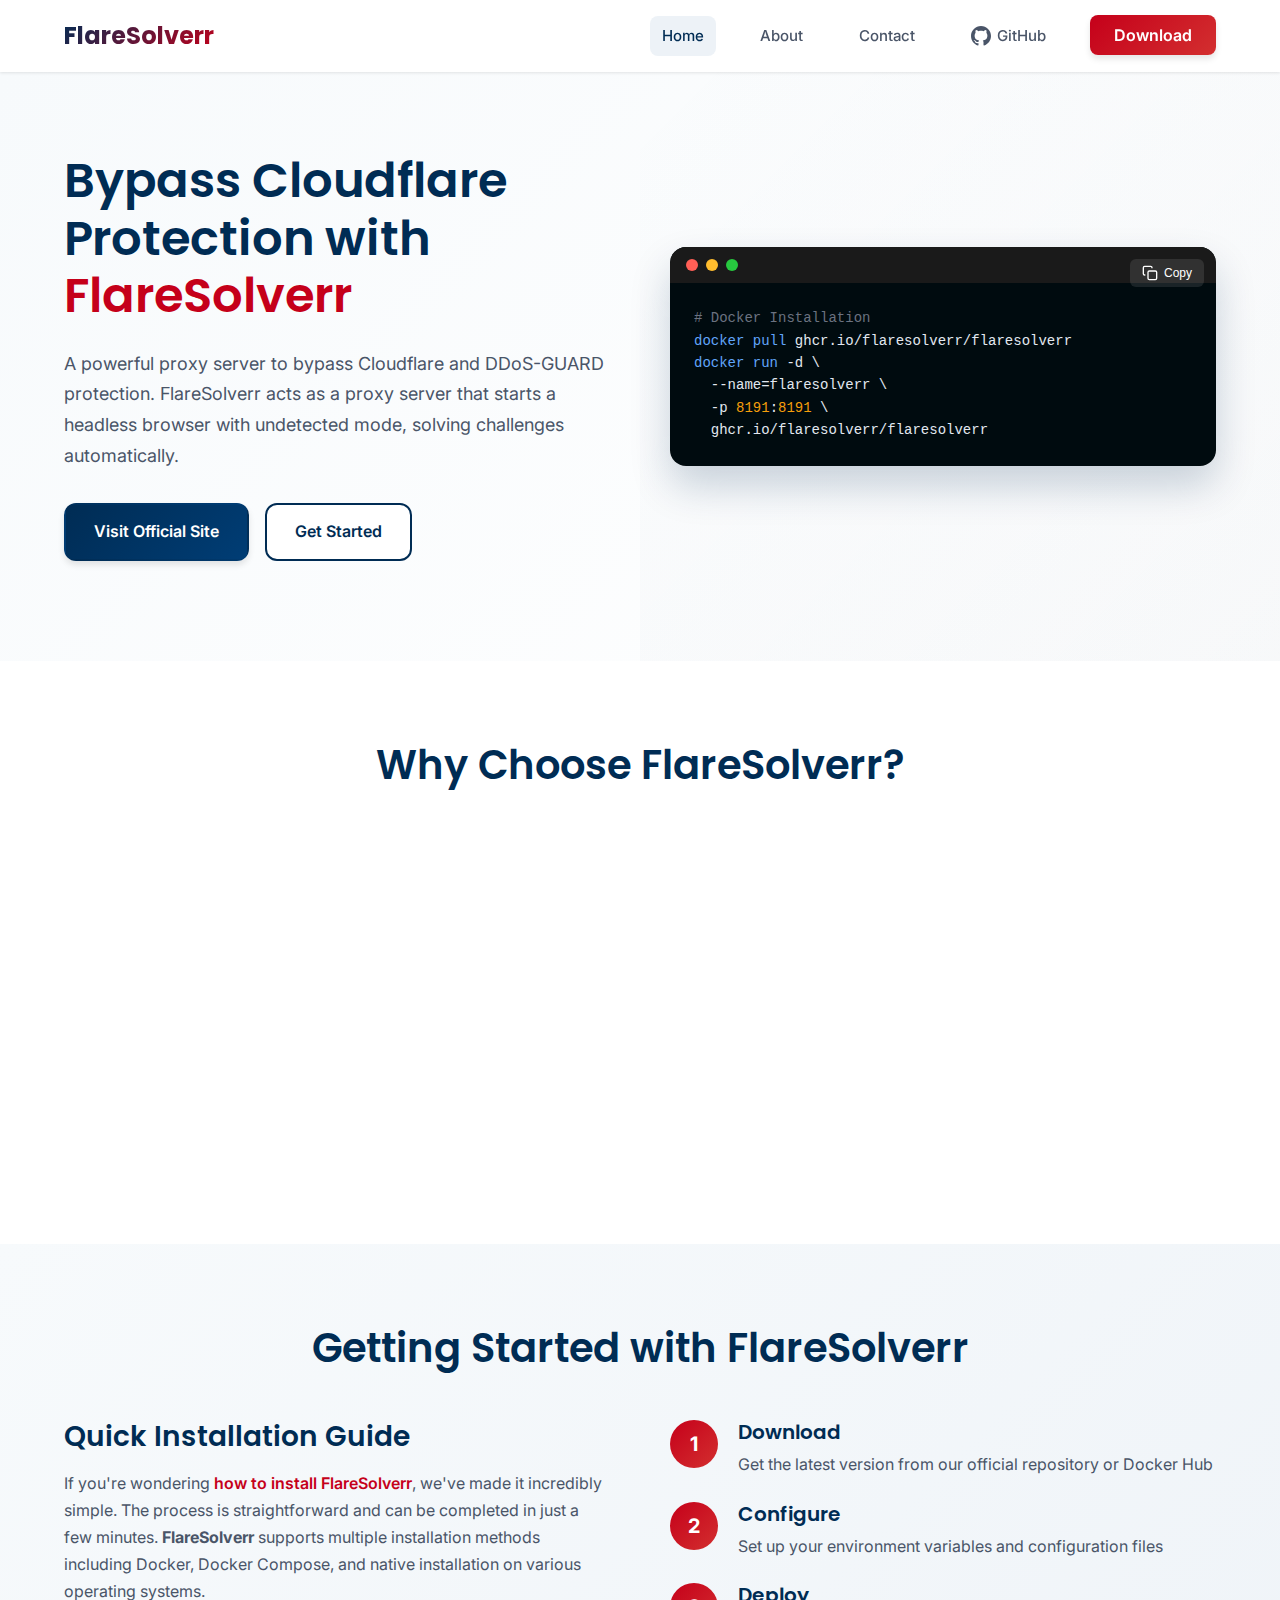
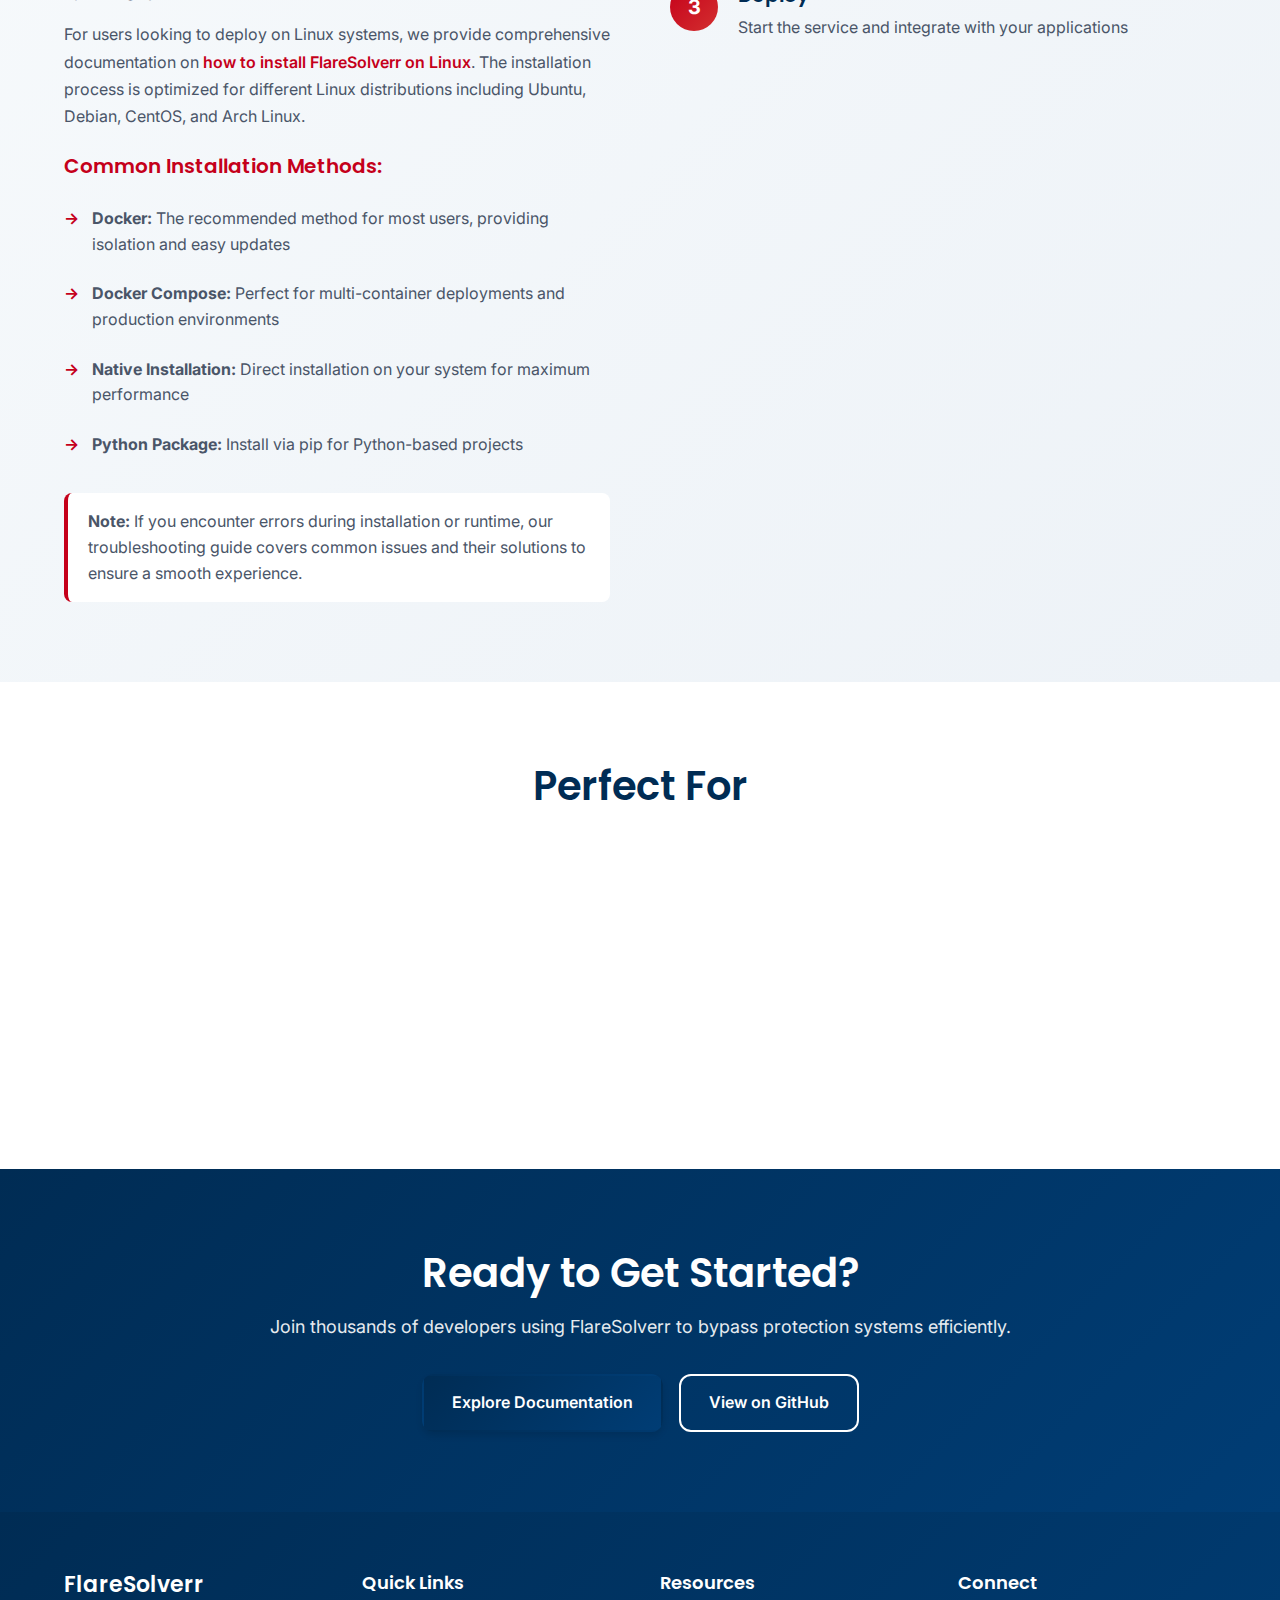
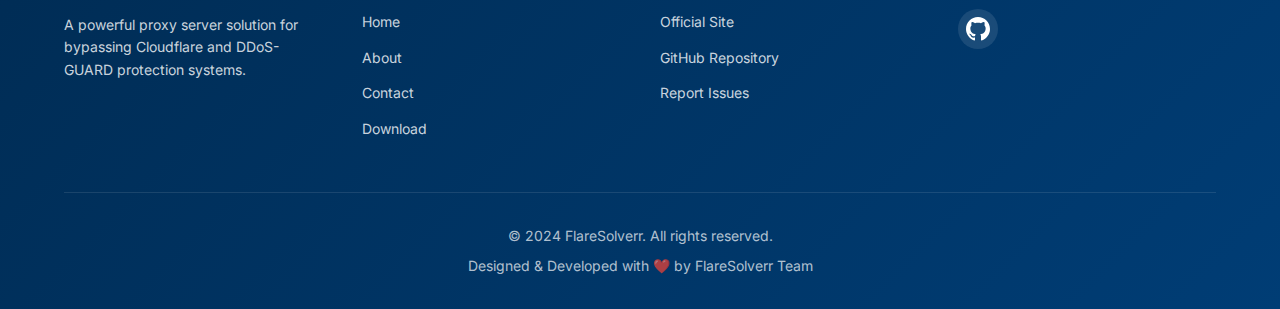
<file: index.html>
<!DOCTYPE html>
<html lang="en">
<head>
    <meta charset="UTF-8">
    <meta name="viewport" content="width=device-width, initial-scale=1.0">
    <meta name="description" content="FlareSolverr - A powerful proxy server to bypass Cloudflare and other anti-bot systems. Learn how to install FlareSolverr and solve common issues.">
    <meta name="keywords" content="flaresolverr, how to install flaresolverr, cloudflare bypass, proxy server">
    <title>FlareSolverr - Bypass Cloudflare Protection</title>
    <link rel="stylesheet" href="style.css">
    <link rel="preconnect" href="https://fonts.googleapis.com">
    <link rel="preconnect" href="https://fonts.gstatic.com" crossorigin>
    <link href="https://fonts.googleapis.com/css2?family=Inter:wght@300;400;500;600;700&family=Poppins:wght@400;500;600;700&display=swap" rel="stylesheet">
</head>
<body>
    <!-- Navigation -->
    <nav class="navbar">
        <div class="container">
            <div class="nav-wrapper">
                <a href="index.html" class="logo">
                    <span class="logo-text">FlareSolverr</span>
                </a>
                <button class="mobile-toggle" id="mobileToggle" aria-label="Toggle navigation">
                    <span></span>
                    <span></span>
                    <span></span>
                </button>
                <ul class="nav-menu" id="navMenu">
                    <li><a href="index.html" class="nav-link active">Home</a></li>
                    <li><a href="about.html" class="nav-link">About</a></li>
                    <li><a href="contact.html" class="nav-link">Contact</a></li>
                    <li><a href="https://github.com/flare-solverr/FlareSolverr" class="nav-link" target="_blank" rel="noopener">
                        <svg width="20" height="20" viewBox="0 0 24 24" fill="currentColor">
                            <path d="M12 0c-6.626 0-12 5.373-12 12 0 5.302 3.438 9.8 8.207 11.387.599.111.793-.261.793-.577v-2.234c-3.338.726-4.033-1.416-4.033-1.416-.546-1.387-1.333-1.756-1.333-1.756-1.089-.745.083-.729.083-.729 1.205.084 1.839 1.237 1.839 1.237 1.07 1.834 2.807 1.304 3.492.997.107-.775.418-1.305.762-1.604-2.665-.305-5.467-1.334-5.467-5.931 0-1.311.469-2.381 1.236-3.221-.124-.303-.535-1.524.117-3.176 0 0 1.008-.322 3.301 1.23.957-.266 1.983-.399 3.003-.404 1.02.005 2.047.138 3.006.404 2.291-1.552 3.297-1.23 3.297-1.23.653 1.653.242 2.874.118 3.176.77.84 1.235 1.911 1.235 3.221 0 4.609-2.807 5.624-5.479 5.921.43.372.823 1.102.823 2.222v3.293c0 .319.192.694.801.576 4.765-1.589 8.199-6.086 8.199-11.386 0-6.627-5.373-12-12-12z"/>
                        </svg>
                        GitHub
                    </a></li>
                    <li><a href="download.html" class="btn-download">Download</a></li>
                </ul>
            </div>
        </div>
    </nav>

    <!-- Hero Section -->
    <section class="hero">
        <div class="container">
            <div class="hero-content">
                <div class="hero-text">
                    <h1 class="hero-title">Bypass Cloudflare Protection with <span class="highlight">FlareSolverr</span></h1>
                    <p class="hero-description">A powerful proxy server to bypass Cloudflare and DDoS-GUARD protection. FlareSolverr acts as a proxy server that starts a headless browser with undetected mode, solving challenges automatically.</p>
                    <div class="hero-buttons">
                        <a href="https://flaresolverr.com/" class="btn btn-primary" target="_blank" rel="noopener">Visit Official Site</a>
                        <a href="download.html" class="btn btn-secondary">Get Started</a>
                    </div>
                </div>
                <div class="hero-image">
                    <div class="hero-card">
                        <div class="code-snippet">
                            <div class="code-header">
                                <span class="dot red"></span>
                                <span class="dot yellow"></span>
                                <span class="dot green"></span>
                            </div>
                            <pre><code><span class="comment"># Docker Installation</span>
<span class="command">docker pull</span> ghcr.io/flaresolverr/flaresolverr
<span class="command">docker run</span> -d \
  --name=flaresolverr \
  -p <span class="number">8191</span>:<span class="number">8191</span> \
  ghcr.io/flaresolverr/flaresolverr</code></pre>
                        </div>
                    </div>
                </div>
            </div>
        </div>
    </section>

    <!-- Features Section -->
    <section class="features">
        <div class="container">
            <h2 class="section-title">Why Choose FlareSolverr?</h2>
            <div class="features-grid">
                <div class="feature-card">
                    <div class="feature-icon">🚀</div>
                    <h3>Fast & Reliable</h3>
                    <p>High-performance proxy server designed to handle multiple requests efficiently with minimal latency.</p>
                </div>
                <div class="feature-card">
                    <div class="feature-icon">🔒</div>
                    <h3>Secure Solution</h3>
                    <p>Built with security in mind, providing a safe way to bypass protection systems without compromising your data.</p>
                </div>
                <div class="feature-card">
                    <div class="feature-icon">⚡</div>
                    <h3>Easy Integration</h3>
                    <p>Simple API interface that makes integration with your applications straightforward and hassle-free.</p>
                </div>
                <div class="feature-card">
                    <div class="feature-icon">🛠️</div>
                    <h3>Open Source</h3>
                    <p>Completely open source and community-driven, with active development and regular updates.</p>
                </div>
            </div>
        </div>
    </section>

    <!-- Installation Guide Section -->
    <section class="installation">
        <div class="container">
            <h2 class="section-title">Getting Started with FlareSolverr</h2>
            <div class="installation-content">
                <div class="installation-text">
                    <h3>Quick Installation Guide</h3>
                    <p>If you're wondering <a href="https://flaresolverr.com/what-are-the-installation-steps-for-flaresolverr/" class="inline-link">how to install FlareSolverr</a>, we've made it incredibly simple. The process is straightforward and can be completed in just a few minutes. <strong>FlareSolverr</strong> supports multiple installation methods including Docker, Docker Compose, and native installation on various operating systems.</p>
                    
                    <p>For users looking to deploy on Linux systems, we provide comprehensive documentation on <a href="https://flaresolverr.com/how-to-install-flaresolverr-on-linux/" class="inline-link">how to install FlareSolverr on Linux</a>. The installation process is optimized for different Linux distributions including Ubuntu, Debian, CentOS, and Arch Linux.</p>
                    
                    <h4>Common Installation Methods:</h4>
                    <ul class="install-list">
                        <li><strong>Docker:</strong> The recommended method for most users, providing isolation and easy updates</li>
                        <li><strong>Docker Compose:</strong> Perfect for multi-container deployments and production environments</li>
                        <li><strong>Native Installation:</strong> Direct installation on your system for maximum performance</li>
                        <li><strong>Python Package:</strong> Install via pip for Python-based projects</li>
                    </ul>
                    
                    <div class="note-box">
                        <strong>Note:</strong> If you encounter errors during installation or runtime, our troubleshooting guide covers common issues and their solutions to ensure a smooth experience.
                    </div>
                </div>
                <div class="installation-steps">
                    <div class="step">
                        <span class="step-number">1</span>
                        <div class="step-content">
                            <h4>Download</h4>
                            <p>Get the latest version from our official repository or Docker Hub</p>
                        </div>
                    </div>
                    <div class="step">
                        <span class="step-number">2</span>
                        <div class="step-content">
                            <h4>Configure</h4>
                            <p>Set up your environment variables and configuration files</p>
                        </div>
                    </div>
                    <div class="step">
                        <span class="step-number">3</span>
                        <div class="step-content">
                            <h4>Deploy</h4>
                            <p>Start the service and integrate with your applications</p>
                        </div>
                    </div>
                </div>
            </div>
        </div>
    </section>

    <!-- Use Cases Section -->
    <section class="use-cases">
        <div class="container">
            <h2 class="section-title">Perfect For</h2>
            <div class="use-cases-grid">
                <div class="use-case">
                    <h3>Web Scraping</h3>
                    <p>Bypass Cloudflare protection when scraping websites for data collection and analysis.</p>
                </div>
                <div class="use-case">
                    <h3>API Integration</h3>
                    <p>Integrate with APIs that are protected by Cloudflare or similar anti-bot systems.</p>
                </div>
                <div class="use-case">
                    <h3>Automation Tools</h3>
                    <p>Enable your automation tools like Sonarr, Radarr, and Jackett to access protected content.</p>
                </div>
                <div class="use-case">
                    <h3>Testing & Development</h3>
                    <p>Test your applications against Cloudflare-protected environments during development.</p>
                </div>
            </div>
        </div>
    </section>

    <!-- CTA Section -->
    <section class="cta">
        <div class="container">
            <div class="cta-content">
                <h2>Ready to Get Started?</h2>
                <p>Join thousands of developers using FlareSolverr to bypass protection systems efficiently.</p>
                <div class="cta-buttons">
                    <a href="https://flaresolverr.com/" class="btn btn-primary" target="_blank" rel="noopener">Explore Documentation</a>
                    <a href="https://github.com/flare-solverr/FlareSolverr" class="btn btn-outline" target="_blank" rel="noopener">View on GitHub</a>
                </div>
            </div>
        </div>
    </section>

    <!-- Footer -->
    <footer class="footer">
        <div class="container">
            <div class="footer-content">
                <div class="footer-section">
                    <h3>FlareSolverr</h3>
                    <p>A powerful proxy server solution for bypassing Cloudflare and DDoS-GUARD protection systems.</p>
                </div>
                <div class="footer-section">
                    <h4>Quick Links</h4>
                    <ul class="footer-links">
                        <li><a href="index.html">Home</a></li>
                        <li><a href="about.html">About</a></li>
                        <li><a href="contact.html">Contact</a></li>
                        <li><a href="download.html">Download</a></li>
                    </ul>
                </div>
                <div class="footer-section">
                    <h4>Resources</h4>
                    <ul class="footer-links">
                        <li><a href="https://flaresolverr.com/" target="_blank" rel="noopener">Official Site</a></li>
                        <li><a href="https://github.com/flare-solverr/FlareSolverr" target="_blank" rel="noopener">GitHub Repository</a></li>
                        <li><a href="https://github.com/flare-solverr/FlareSolverr/issues" target="_blank" rel="noopener">Report Issues</a></li>
                    </ul>
                </div>
                <div class="footer-section">
                    <h4>Connect</h4>
                    <div class="social-links">
                        <a href="https://github.com/flare-solverr/FlareSolverr" target="_blank" rel="noopener" aria-label="GitHub">
                            <svg width="24" height="24" viewBox="0 0 24 24" fill="currentColor">
                                <path d="M12 0c-6.626 0-12 5.373-12 12 0 5.302 3.438 9.8 8.207 11.387.599.111.793-.261.793-.577v-2.234c-3.338.726-4.033-1.416-4.033-1.416-.546-1.387-1.333-1.756-1.333-1.756-1.089-.745.083-.729.083-.729 1.205.084 1.839 1.237 1.839 1.237 1.07 1.834 2.807 1.304 3.492.997.107-.775.418-1.305.762-1.604-2.665-.305-5.467-1.334-5.467-5.931 0-1.311.469-2.381 1.236-3.221-.124-.303-.535-1.524.117-3.176 0 0 1.008-.322 3.301 1.23.957-.266 1.983-.399 3.003-.404 1.02.005 2.047.138 3.006.404 2.291-1.552 3.297-1.23 3.297-1.23.653 1.653.242 2.874.118 3.176.77.84 1.235 1.911 1.235 3.221 0 4.609-2.807 5.624-5.479 5.921.43.372.823 1.102.823 2.222v3.293c0 .319.192.694.801.576 4.765-1.589 8.199-6.086 8.199-11.386 0-6.627-5.373-12-12-12z"/>
                            </svg>
                        </a>
                    </div>
                </div>
            </div>
            <div class="footer-bottom">
                <p>&copy; 2024 FlareSolverr. All rights reserved.</p>
                <p>Designed & Developed with ❤️ by FlareSolverr Team</p>
            </div>
        </div>
    </footer>

    <script src="script.js"></script>
</body>
</html>
</file>
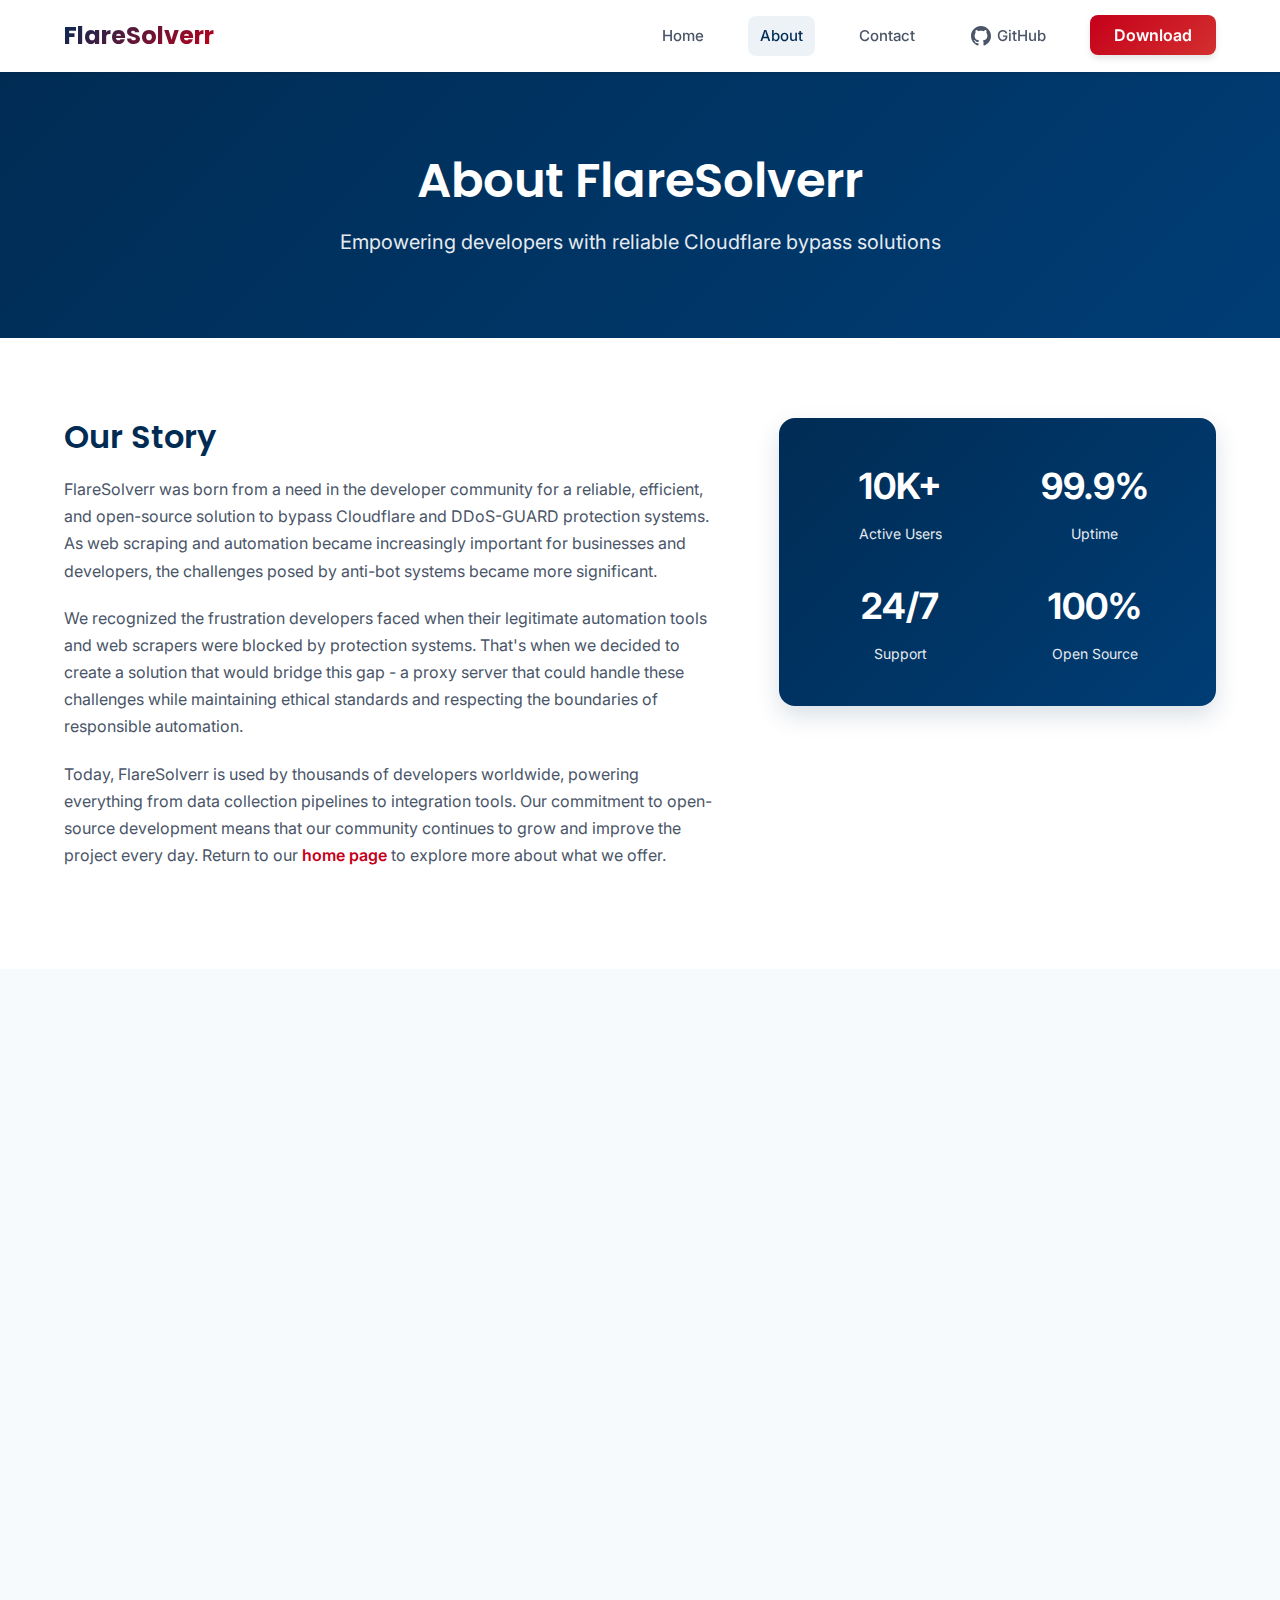
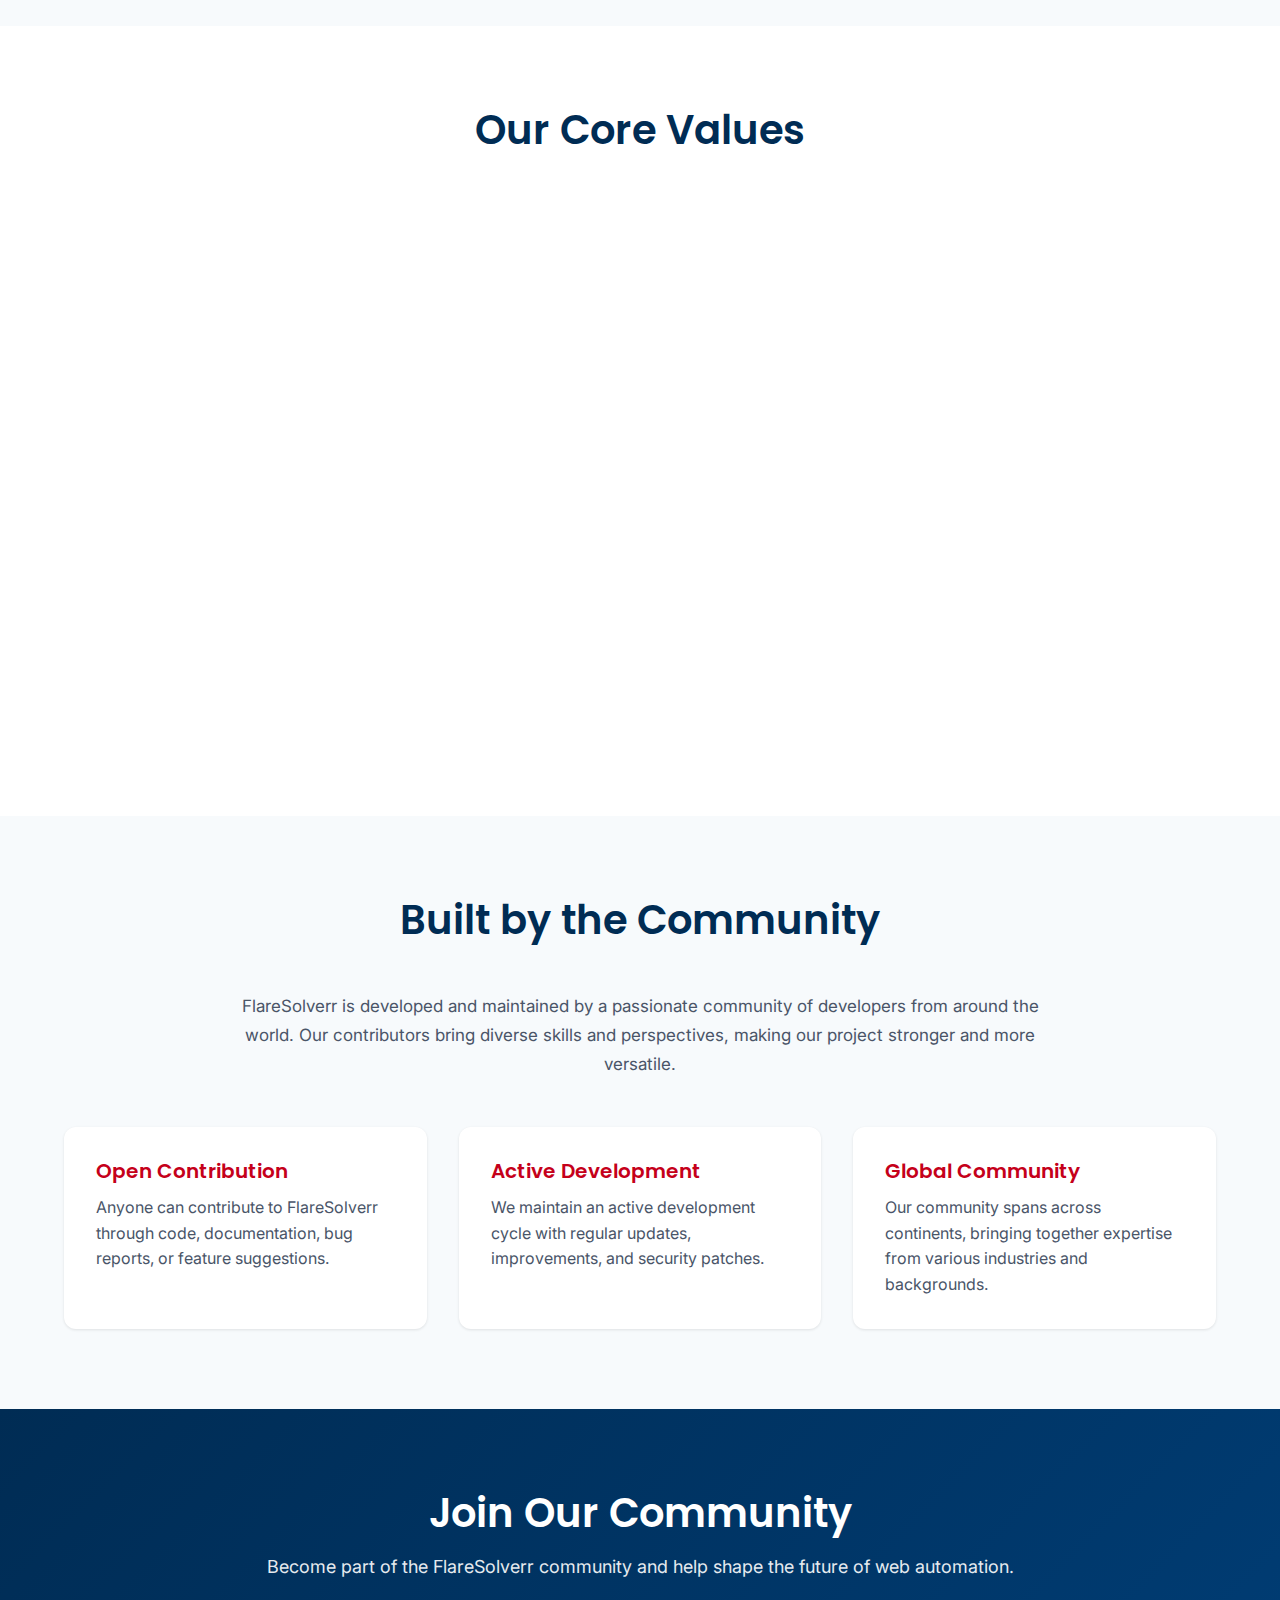
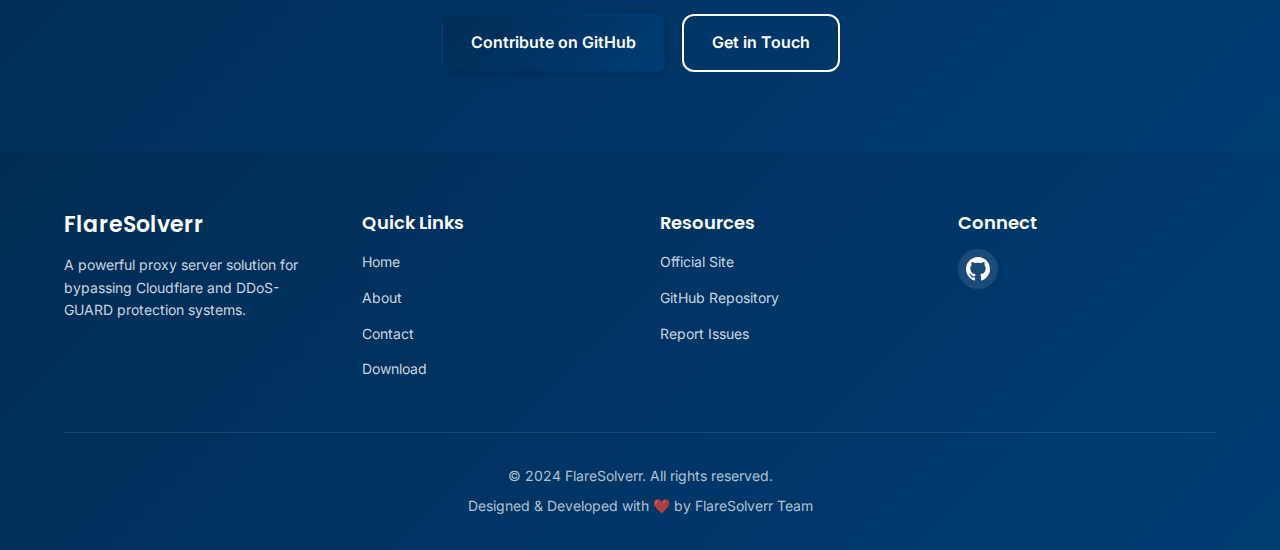
<file: about.html>
<!DOCTYPE html>
<html lang="en">
<head>
    <meta charset="UTF-8">
    <meta name="viewport" content="width=device-width, initial-scale=1.0">
    <meta name="description" content="Learn about FlareSolverr - our mission, vision, and commitment to providing the best proxy server solution for bypassing Cloudflare protection.">
    <title>About FlareSolverr - Our Mission & Vision</title>
    <link rel="stylesheet" href="style.css">
    <link rel="preconnect" href="https://fonts.googleapis.com">
    <link rel="preconnect" href="https://fonts.gstatic.com" crossorigin>
    <link href="https://fonts.googleapis.com/css2?family=Inter:wght@300;400;500;600;700&family=Poppins:wght@400;500;600;700&display=swap" rel="stylesheet">
</head>
<body>
    <!-- Navigation -->
    <nav class="navbar">
        <div class="container">
            <div class="nav-wrapper">
                <a href="index.html" class="logo">
                    <span class="logo-text">FlareSolverr</span>
                </a>
                <button class="mobile-toggle" id="mobileToggle" aria-label="Toggle navigation">
                    <span></span>
                    <span></span>
                    <span></span>
                </button>
                <ul class="nav-menu" id="navMenu">
                    <li><a href="index.html" class="nav-link">Home</a></li>
                    <li><a href="about.html" class="nav-link active">About</a></li>
                    <li><a href="contact.html" class="nav-link">Contact</a></li>
                    <li><a href="https://github.com/flare-solverr/FlareSolverr" class="nav-link" target="_blank" rel="noopener">
                        <svg width="20" height="20" viewBox="0 0 24 24" fill="currentColor">
                            <path d="M12 0c-6.626 0-12 5.373-12 12 0 5.302 3.438 9.8 8.207 11.387.599.111.793-.261.793-.577v-2.234c-3.338.726-4.033-1.416-4.033-1.416-.546-1.387-1.333-1.756-1.333-1.756-1.089-.745.083-.729.083-.729 1.205.084 1.839 1.237 1.839 1.237 1.07 1.834 2.807 1.304 3.492.997.107-.775.418-1.305.762-1.604-2.665-.305-5.467-1.334-5.467-5.931 0-1.311.469-2.381 1.236-3.221-.124-.303-.535-1.524.117-3.176 0 0 1.008-.322 3.301 1.23.957-.266 1.983-.399 3.003-.404 1.02.005 2.047.138 3.006.404 2.291-1.552 3.297-1.23 3.297-1.23.653 1.653.242 2.874.118 3.176.77.84 1.235 1.911 1.235 3.221 0 4.609-2.807 5.624-5.479 5.921.43.372.823 1.102.823 2.222v3.293c0 .319.192.694.801.576 4.765-1.589 8.199-6.086 8.199-11.386 0-6.627-5.373-12-12-12z"/>
                        </svg>
                        GitHub
                    </a></li>
                    <li><a href="download.html" class="btn-download">Download</a></li>
                </ul>
            </div>
        </div>
    </nav>

    <!-- Page Header -->
    <section class="page-header">
        <div class="container">
            <h1 class="page-title">About FlareSolverr</h1>
            <p class="page-subtitle">Empowering developers with reliable Cloudflare bypass solutions</p>
        </div>
    </section>

    <!-- About Content -->
    <section class="about-section">
        <div class="container">
            <div class="about-content">
                <div class="about-text">
                    <h2>Our Story</h2>
                    <p>FlareSolverr was born from a need in the developer community for a reliable, efficient, and open-source solution to bypass Cloudflare and DDoS-GUARD protection systems. As web scraping and automation became increasingly important for businesses and developers, the challenges posed by anti-bot systems became more significant.</p>
                    
                    <p>We recognized the frustration developers faced when their legitimate automation tools and web scrapers were blocked by protection systems. That's when we decided to create a solution that would bridge this gap - a proxy server that could handle these challenges while maintaining ethical standards and respecting the boundaries of responsible automation.</p>
                    
                    <p>Today, FlareSolverr is used by thousands of developers worldwide, powering everything from data collection pipelines to integration tools. Our commitment to open-source development means that our community continues to grow and improve the project every day. Return to our <a href="index.html" class="inline-link">home page</a> to explore more about what we offer.</p>
                </div>
                <div class="about-image">
                    <div class="stats-card">
                        <div class="stat-item">
                            <div class="stat-number">10K+</div>
                            <div class="stat-label">Active Users</div>
                        </div>
                        <div class="stat-item">
                            <div class="stat-number">99.9%</div>
                            <div class="stat-label">Uptime</div>
                        </div>
                        <div class="stat-item">
                            <div class="stat-number">24/7</div>
                            <div class="stat-label">Support</div>
                        </div>
                        <div class="stat-item">
                            <div class="stat-number">100%</div>
                            <div class="stat-label">Open Source</div>
                        </div>
                    </div>
                </div>
            </div>
        </div>
    </section>

    <!-- Mission Section -->
    <section class="mission-section">
        <div class="container">
            <div class="mission-grid">
                <div class="mission-card">
                    <div class="mission-icon">🎯</div>
                    <h3>Our Mission</h3>
                    <p>To provide developers and businesses with a powerful, reliable, and ethical solution for bypassing web protection systems. We believe in democratizing access to web data while promoting responsible automation practices.</p>
                    <p>Our mission is to continually innovate and adapt to the changing landscape of web security, ensuring that our users always have access to the tools they need to succeed in their projects.</p>
                </div>
                <div class="mission-card">
                    <div class="mission-icon">🔭</div>
                    <h3>Our Vision</h3>
                    <p>We envision a future where developers can focus on building amazing applications without worrying about access barriers. Our goal is to become the industry standard for proxy server solutions, known for reliability, performance, and community-driven development.</p>
                    <p>We're committed to maintaining FlareSolverr as a free, open-source project that serves the global developer community while continuously pushing the boundaries of what's possible in web automation.</p>
                </div>
            </div>
        </div>
    </section>

    <!-- Values Section -->
    <section class="values-section">
        <div class="container">
            <h2 class="section-title">Our Core Values</h2>
            <div class="values-grid">
                <div class="value-card">
                    <div class="value-icon">💎</div>
                    <h3>Open Source</h3>
                    <p>We believe in transparency and community collaboration. All our code is open source and freely available.</p>
                </div>
                <div class="value-card">
                    <div class="value-icon">🤝</div>
                    <h3>Community First</h3>
                    <p>Our community drives our development. We listen, adapt, and grow based on user feedback and contributions.</p>
                </div>
                <div class="value-card">
                    <div class="value-icon">⚡</div>
                    <h3>Performance</h3>
                    <p>We're committed to delivering the fastest, most efficient solution possible without compromising on reliability.</p>
                </div>
                <div class="value-card">
                    <div class="value-icon">🛡️</div>
                    <h3>Security</h3>
                    <p>We take security seriously, implementing best practices to protect our users and their data.</p>
                </div>
                <div class="value-card">
                    <div class="value-icon">🌱</div>
                    <h3>Innovation</h3>
                    <p>We continuously innovate and improve, staying ahead of the curve in web automation technology.</p>
                </div>
                <div class="value-card">
                    <div class="value-icon">📚</div>
                    <h3>Education</h3>
                    <p>We provide comprehensive documentation and support to help users succeed with our tools.</p>
                </div>
            </div>
        </div>
    </section>

    <!-- Team Section -->
    <section class="team-section">
        <div class="container">
            <h2 class="section-title">Built by the Community</h2>
            <p class="team-description">FlareSolverr is developed and maintained by a passionate community of developers from around the world. Our contributors bring diverse skills and perspectives, making our project stronger and more versatile.</p>
            <div class="team-highlights">
                <div class="highlight-item">
                    <h4>Open Contribution</h4>
                    <p>Anyone can contribute to FlareSolverr through code, documentation, bug reports, or feature suggestions.</p>
                </div>
                <div class="highlight-item">
                    <h4>Active Development</h4>
                    <p>We maintain an active development cycle with regular updates, improvements, and security patches.</p>
                </div>
                <div class="highlight-item">
                    <h4>Global Community</h4>
                    <p>Our community spans across continents, bringing together expertise from various industries and backgrounds.</p>
                </div>
            </div>
        </div>
    </section>

    <!-- CTA Section -->
    <section class="cta">
        <div class="container">
            <div class="cta-content">
                <h2>Join Our Community</h2>
                <p>Become part of the FlareSolverr community and help shape the future of web automation.</p>
                <div class="cta-buttons">
                    <a href="https://github.com/flare-solverr/FlareSolverr" class="btn btn-primary" target="_blank" rel="noopener">Contribute on GitHub</a>
                    <a href="contact.html" class="btn btn-outline">Get in Touch</a>
                </div>
            </div>
        </div>
    </section>

    <!-- Footer -->
    <footer class="footer">
        <div class="container">
            <div class="footer-content">
                <div class="footer-section">
                    <h3>FlareSolverr</h3>
                    <p>A powerful proxy server solution for bypassing Cloudflare and DDoS-GUARD protection systems.</p>
                </div>
                <div class="footer-section">
                    <h4>Quick Links</h4>
                    <ul class="footer-links">
                        <li><a href="index.html">Home</a></li>
                        <li><a href="about.html">About</a></li>
                        <li><a href="contact.html">Contact</a></li>
                        <li><a href="download.html">Download</a></li>
                    </ul>
                </div>
                <div class="footer-section">
                    <h4>Resources</h4>
                    <ul class="footer-links">
                        <li><a href="https://flaresolverr.com/" target="_blank" rel="noopener">Official Site</a></li>
                        <li><a href="https://github.com/flare-solverr/FlareSolverr" target="_blank" rel="noopener">GitHub Repository</a></li>
                        <li><a href="https://github.com/flare-solverr/FlareSolverr/issues" target="_blank" rel="noopener">Report Issues</a></li>
                    </ul>
                </div>
                <div class="footer-section">
                    <h4>Connect</h4>
                    <div class="social-links">
                        <a href="https://github.com/flare-solverr/FlareSolverr" target="_blank" rel="noopener" aria-label="GitHub">
                            <svg width="24" height="24" viewBox="0 0 24 24" fill="currentColor">
                                <path d="M12 0c-6.626 0-12 5.373-12 12 0 5.302 3.438 9.8 8.207 11.387.599.111.793-.261.793-.577v-2.234c-3.338.726-4.033-1.416-4.033-1.416-.546-1.387-1.333-1.756-1.333-1.756-1.089-.745.083-.729.083-.729 1.205.084 1.839 1.237 1.839 1.237 1.07 1.834 2.807 1.304 3.492.997.107-.775.418-1.305.762-1.604-2.665-.305-5.467-1.334-5.467-5.931 0-1.311.469-2.381 1.236-3.221-.124-.303-.535-1.524.117-3.176 0 0 1.008-.322 3.301 1.23.957-.266 1.983-.399 3.003-.404 1.02.005 2.047.138 3.006.404 2.291-1.552 3.297-1.23 3.297-1.23.653 1.653.242 2.874.118 3.176.77.84 1.235 1.911 1.235 3.221 0 4.609-2.807 5.624-5.479 5.921.43.372.823 1.102.823 2.222v3.293c0 .319.192.694.801.576 4.765-1.589 8.199-6.086 8.199-11.386 0-6.627-5.373-12-12-12z"/>
                            </svg>
                        </a>
                    </div>
                </div>
            </div>
            <div class="footer-bottom">
                <p>&copy; 2024 FlareSolverr. All rights reserved.</p>
                <p>Designed & Developed with ❤️ by FlareSolverr Team</p>
            </div>
        </div>
    </footer>

    <script src="script.js"></script>
</body>
</html>
</file>
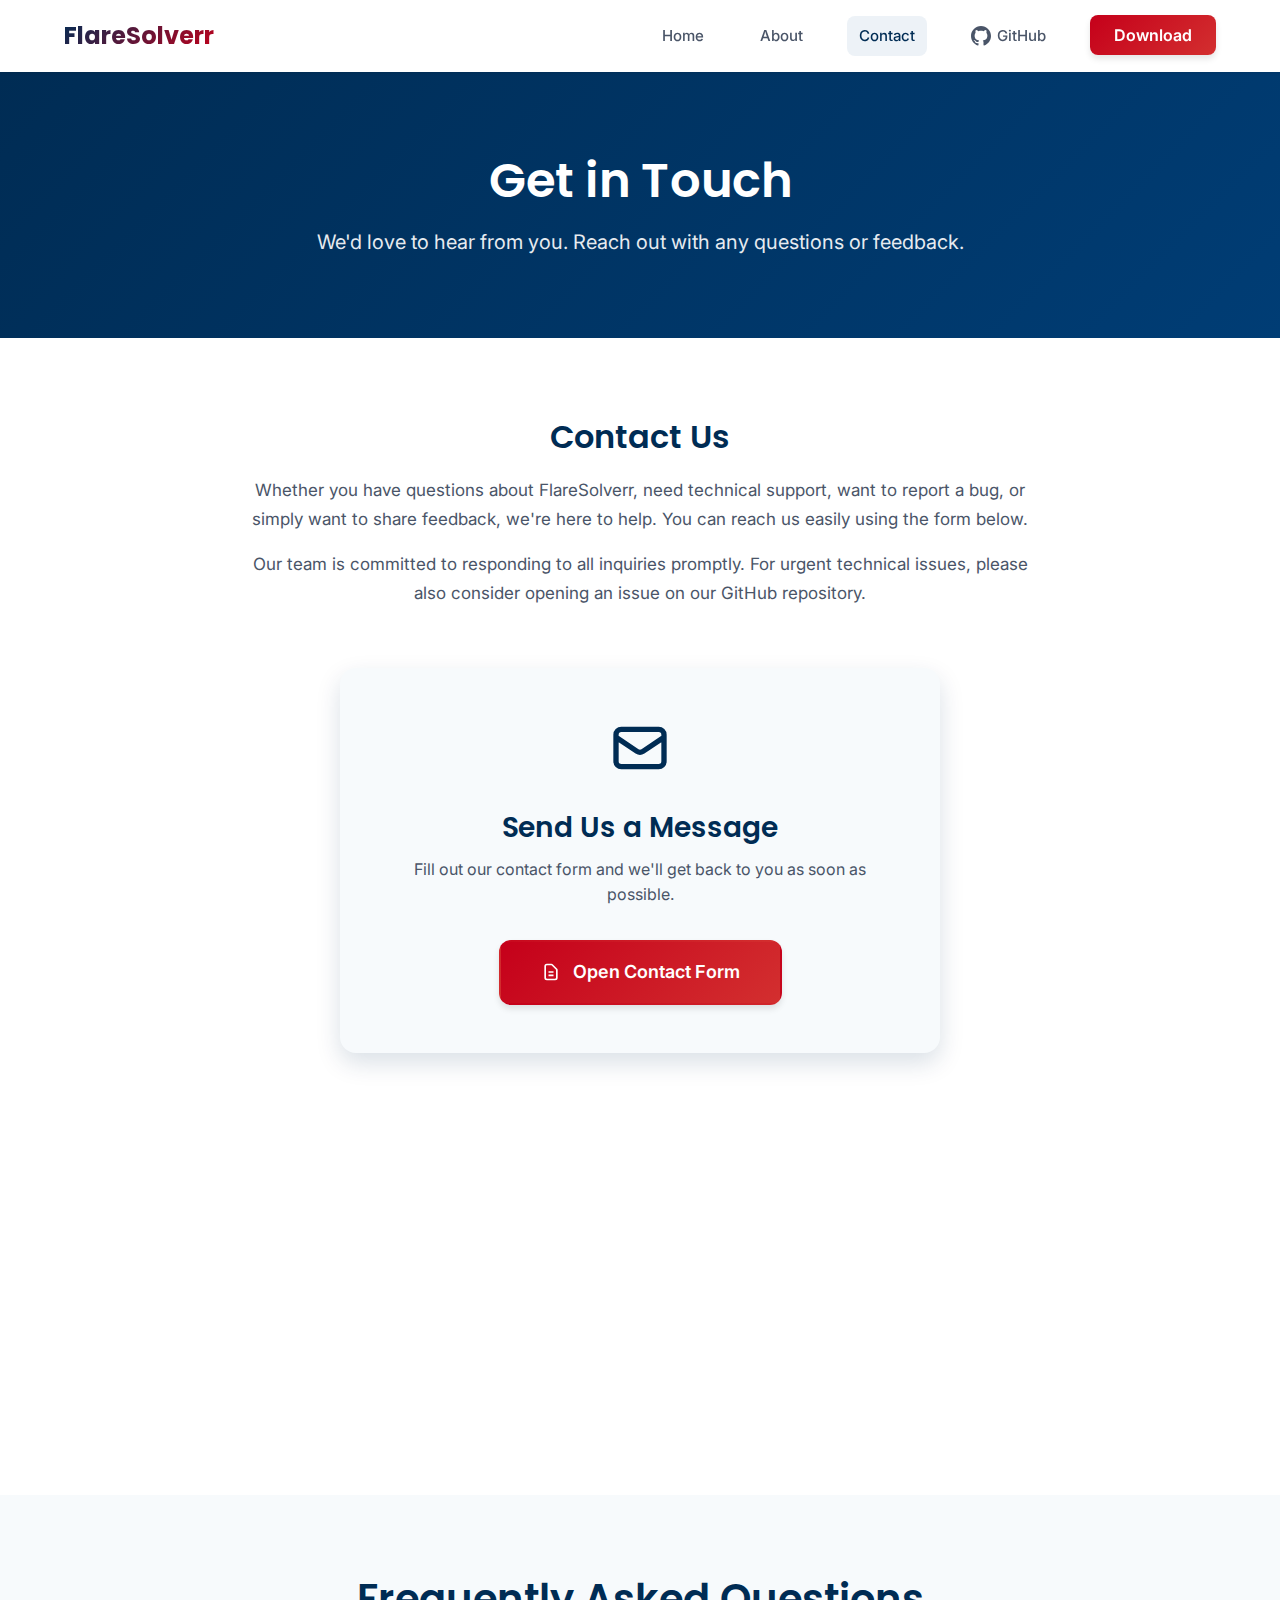
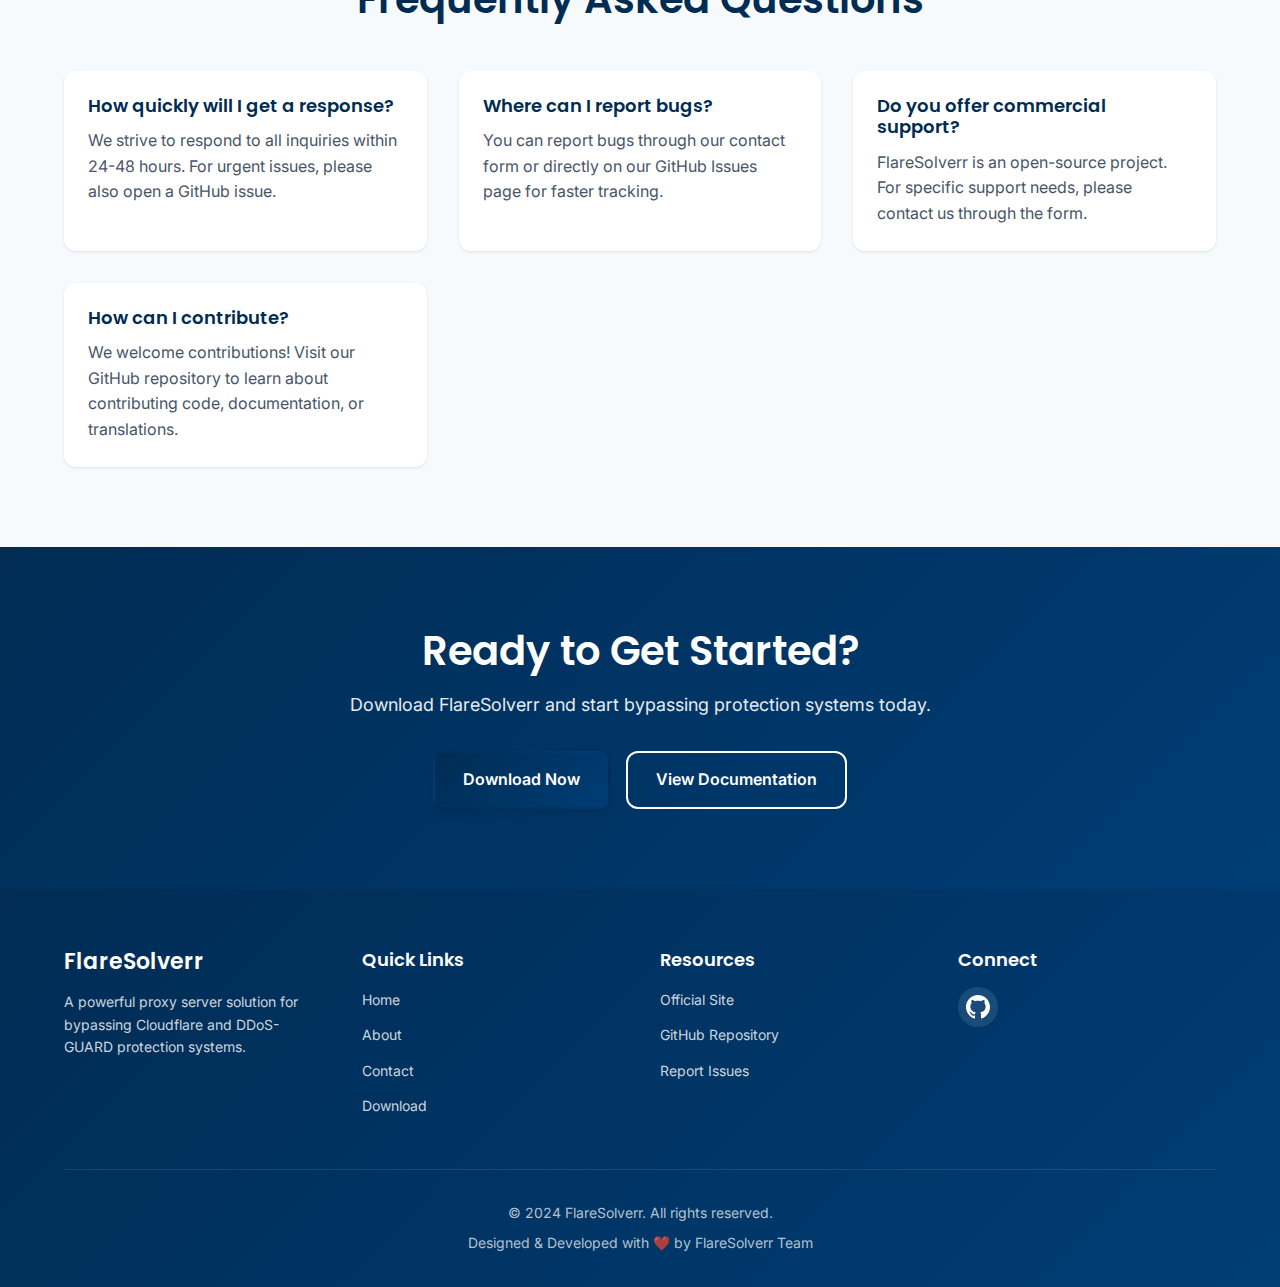
<file: contact.html>
<!DOCTYPE html>
<html lang="en">
<head>
    <meta charset="UTF-8">
    <meta name="viewport" content="width=device-width, initial-scale=1.0">
    <meta name="description" content="Get in touch with the FlareSolverr team. We're here to help with your questions, feedback, and support needs.">
    <title>Contact FlareSolverr - Get in Touch</title>
    <link rel="stylesheet" href="style.css">
    <link rel="preconnect" href="https://fonts.googleapis.com">
    <link rel="preconnect" href="https://fonts.gstatic.com" crossorigin>
    <link href="https://fonts.googleapis.com/css2?family=Inter:wght@300;400;500;600;700&family=Poppins:wght@400;500;600;700&display=swap" rel="stylesheet">
</head>
<body>
    <!-- Navigation -->
    <nav class="navbar">
        <div class="container">
            <div class="nav-wrapper">
                <a href="index.html" class="logo">
                    <span class="logo-text">FlareSolverr</span>
                </a>
                <button class="mobile-toggle" id="mobileToggle" aria-label="Toggle navigation">
                    <span></span>
                    <span></span>
                    <span></span>
                </button>
                <ul class="nav-menu" id="navMenu">
                    <li><a href="index.html" class="nav-link">Home</a></li>
                    <li><a href="about.html" class="nav-link">About</a></li>
                    <li><a href="contact.html" class="nav-link active">Contact</a></li>
                    <li><a href="https://github.com/flare-solverr/FlareSolverr" class="nav-link" target="_blank" rel="noopener">
                        <svg width="20" height="20" viewBox="0 0 24 24" fill="currentColor">
                            <path d="M12 0c-6.626 0-12 5.373-12 12 0 5.302 3.438 9.8 8.207 11.387.599.111.793-.261.793-.577v-2.234c-3.338.726-4.033-1.416-4.033-1.416-.546-1.387-1.333-1.756-1.333-1.756-1.089-.745.083-.729.083-.729 1.205.084 1.839 1.237 1.839 1.237 1.07 1.834 2.807 1.304 3.492.997.107-.775.418-1.305.762-1.604-2.665-.305-5.467-1.334-5.467-5.931 0-1.311.469-2.381 1.236-3.221-.124-.303-.535-1.524.117-3.176 0 0 1.008-.322 3.301 1.23.957-.266 1.983-.399 3.003-.404 1.02.005 2.047.138 3.006.404 2.291-1.552 3.297-1.23 3.297-1.23.653 1.653.242 2.874.118 3.176.77.84 1.235 1.911 1.235 3.221 0 4.609-2.807 5.624-5.479 5.921.43.372.823 1.102.823 2.222v3.293c0 .319.192.694.801.576 4.765-1.589 8.199-6.086 8.199-11.386 0-6.627-5.373-12-12-12z"/>
                        </svg>
                        GitHub
                    </a></li>
                    <li><a href="download.html" class="btn-download">Download</a></li>
                </ul>
            </div>
        </div>
    </nav>

    <!-- Page Header -->
    <section class="page-header">
        <div class="container">
            <h1 class="page-title">Get in Touch</h1>
            <p class="page-subtitle">We'd love to hear from you. Reach out with any questions or feedback.</p>
        </div>
    </section>

    <!-- Contact Section -->
    <section class="contact-section">
        <div class="container">
            <div class="contact-content">
                <div class="contact-intro">
                    <h2>Contact Us</h2>
                    <p>Whether you have questions about FlareSolverr, need technical support, want to report a bug, or simply want to share feedback, we're here to help. You can reach us easily using the form below.</p>
                    <p>Our team is committed to responding to all inquiries promptly. For urgent technical issues, please also consider opening an issue on our GitHub repository.</p>
                </div>

                <div class="contact-form-wrapper">
                    <div class="form-card">
                        <div class="form-icon">
                            <svg width="64" height="64" viewBox="0 0 24 24" fill="none" stroke="currentColor" stroke-width="2">
                                <path d="M3 8l7.89 5.26a2 2 0 002.22 0L21 8M5 19h14a2 2 0 002-2V7a2 2 0 00-2-2H5a2 2 0 00-2 2v10a2 2 0 002 2z"/>
                            </svg>
                        </div>
                        <h3>Send Us a Message</h3>
                        <p class="form-description">Fill out our contact form and we'll get back to you as soon as possible.</p>
                        <a href="https://docs.google.com/forms/d/e/1FAIpQLSfncaWyZLkhBixw5xp57tD_AkSFafNDyqhsW9_aqFq2ActEiQ/viewform?usp=header" 
                           class="btn btn-form" 
                           target="_blank" 
                           rel="noopener">
                            <svg width="20" height="20" viewBox="0 0 24 24" fill="none" stroke="currentColor" stroke-width="2">
                                <path d="M9 12h6m-6 4h6m2 5H7a2 2 0 01-2-2V5a2 2 0 012-2h5.586a1 1 0 01.707.293l5.414 5.414a1 1 0 01.293.707V19a2 2 0 01-2 2z"/>
                            </svg>
                            Open Contact Form
                        </a>
                    </div>
                </div>
            </div>

            <!-- Additional Contact Information -->
            <div class="contact-info-grid">
                <div class="info-card">
                    <div class="info-icon">
                        <svg width="32" height="32" viewBox="0 0 24 24" fill="none" stroke="currentColor" stroke-width="2">
                            <path d="M9 19c-5 1.5-5-2.5-7-3m14 6v-3.87a3.37 3.37 0 0 0-.94-2.61c3.14-.35 6.44-1.54 6.44-7A5.44 5.44 0 0 0 20 4.77 5.07 5.07 0 0 0 19.91 1S18.73.65 16 2.48a13.38 13.38 0 0 0-7 0C6.27.65 5.09 1 5.09 1A5.07 5.07 0 0 0 5 4.77a5.44 5.44 0 0 0-1.5 3.78c0 5.42 3.3 6.61 6.44 7A3.37 3.37 0 0 0 9 18.13V22"/>
                        </svg>
                    </div>
                    <h4>GitHub</h4>
                    <p>Report bugs, request features, or contribute to the project on our GitHub repository.</p>
                    <a href="https://github.com/flare-solverr/FlareSolverr" target="_blank" rel="noopener" class="info-link">Visit Repository →</a>
                </div>

                <div class="info-card">
                    <div class="info-icon">
                        <svg width="32" height="32" viewBox="0 0 24 24" fill="none" stroke="currentColor" stroke-width="2">
                            <circle cx="12" cy="12" r="10"/>
                            <path d="M9.09 9a3 3 0 0 1 5.83 1c0 2-3 3-3 3"/>
                            <line x1="12" y1="17" x2="12.01" y2="17"/>
                        </svg>
                    </div>
                    <h4>Documentation</h4>
                    <p>Find answers to common questions and learn how to use FlareSolverr effectively. Visit our <a href="index.html" class="inline-link">home page</a> for quick guides.</p>
                    <a href="https://flaresolverr.com/" target="_blank" rel="noopener" class="info-link">View Documentation →</a>
                </div>

                <div class="info-card">
                    <div class="info-icon">
                        <svg width="32" height="32" viewBox="0 0 24 24" fill="none" stroke="currentColor" stroke-width="2">
                            <path d="M17 21v-2a4 4 0 0 0-4-4H5a4 4 0 0 0-4 4v2"/>
                            <circle cx="9" cy="7" r="4"/>
                            <path d="M23 21v-2a4 4 0 0 0-3-3.87"/>
                            <path d="M16 3.13a4 4 0 0 1 0 7.75"/>
                        </svg>
                    </div>
                    <h4>Community</h4>
                    <p>Join discussions, share experiences, and connect with other FlareSolverr users.</p>
                    <a href="https://github.com/flare-solverr/FlareSolverr/discussions" target="_blank" rel="noopener" class="info-link">Join Community →</a>
                </div>
            </div>
        </div>
    </section>

    <!-- FAQ Section -->
    <section class="faq-section">
        <div class="container">
            <h2 class="section-title">Frequently Asked Questions</h2>
            <div class="faq-grid">
                <div class="faq-item">
                    <h4>How quickly will I get a response?</h4>
                    <p>We strive to respond to all inquiries within 24-48 hours. For urgent issues, please also open a GitHub issue.</p>
                </div>
                <div class="faq-item">
                    <h4>Where can I report bugs?</h4>
                    <p>You can report bugs through our contact form or directly on our GitHub Issues page for faster tracking.</p>
                </div>
                <div class="faq-item">
                    <h4>Do you offer commercial support?</h4>
                    <p>FlareSolverr is an open-source project. For specific support needs, please contact us through the form.</p>
                </div>
                <div class="faq-item">
                    <h4>How can I contribute?</h4>
                    <p>We welcome contributions! Visit our GitHub repository to learn about contributing code, documentation, or translations.</p>
                </div>
            </div>
        </div>
    </section>

    <!-- CTA Section -->
    <section class="cta">
        <div class="container">
            <div class="cta-content">
                <h2>Ready to Get Started?</h2>
                <p>Download FlareSolverr and start bypassing protection systems today.</p>
                <div class="cta-buttons">
                    <a href="download.html" class="btn btn-primary">Download Now</a>
                    <a href="https://flaresolverr.com/" class="btn btn-outline" target="_blank" rel="noopener">View Documentation</a>
                </div>
            </div>
        </div>
    </section>

    <!-- Footer -->
    <footer class="footer">
        <div class="container">
            <div class="footer-content">
                <div class="footer-section">
                    <h3>FlareSolverr</h3>
                    <p>A powerful proxy server solution for bypassing Cloudflare and DDoS-GUARD protection systems.</p>
                </div>
                <div class="footer-section">
                    <h4>Quick Links</h4>
                    <ul class="footer-links">
                        <li><a href="index.html">Home</a></li>
                        <li><a href="about.html">About</a></li>
                        <li><a href="contact.html">Contact</a></li>
                        <li><a href="download.html">Download</a></li>
                    </ul>
                </div>
                <div class="footer-section">
                    <h4>Resources</h4>
                    <ul class="footer-links">
                        <li><a href="https://flaresolverr.com/" target="_blank" rel="noopener">Official Site</a></li>
                        <li><a href="https://github.com/flare-solverr/FlareSolverr" target="_blank" rel="noopener">GitHub Repository</a></li>
                        <li><a href="https://github.com/flare-solverr/FlareSolverr/issues" target="_blank" rel="noopener">Report Issues</a></li>
                    </ul>
                </div>
                <div class="footer-section">
                    <h4>Connect</h4>
                    <div class="social-links">
                        <a href="https://github.com/flare-solverr/FlareSolverr" target="_blank" rel="noopener" aria-label="GitHub">
                            <svg width="24" height="24" viewBox="0 0 24 24" fill="currentColor">
                                <path d="M12 0c-6.626 0-12 5.373-12 12 0 5.302 3.438 9.8 8.207 11.387.599.111.793-.261.793-.577v-2.234c-3.338.726-4.033-1.416-4.033-1.416-.546-1.387-1.333-1.756-1.333-1.756-1.089-.745.083-.729.083-.729 1.205.084 1.839 1.237 1.839 1.237 1.07 1.834 2.807 1.304 3.492.997.107-.775.418-1.305.762-1.604-2.665-.305-5.467-1.334-5.467-5.931 0-1.311.469-2.381 1.236-3.221-.124-.303-.535-1.524.117-3.176 0 0 1.008-.322 3.301 1.23.957-.266 1.983-.399 3.003-.404 1.02.005 2.047.138 3.006.404 2.291-1.552 3.297-1.23 3.297-1.23.653 1.653.242 2.874.118 3.176.77.84 1.235 1.911 1.235 3.221 0 4.609-2.807 5.624-5.479 5.921.43.372.823 1.102.823 2.222v3.293c0 .319.192.694.801.576 4.765-1.589 8.199-6.086 8.199-11.386 0-6.627-5.373-12-12-12z"/>
                            </svg>
                        </a>
                    </div>
                </div>
            </div>
            <div class="footer-bottom">
                <p>&copy; 2024 FlareSolverr. All rights reserved.</p>
                <p>Designed & Developed with ❤️ by FlareSolverr Team</p>
            </div>
        </div>
    </footer>

    <script src="script.js"></script>
</body>
</html>
</file>
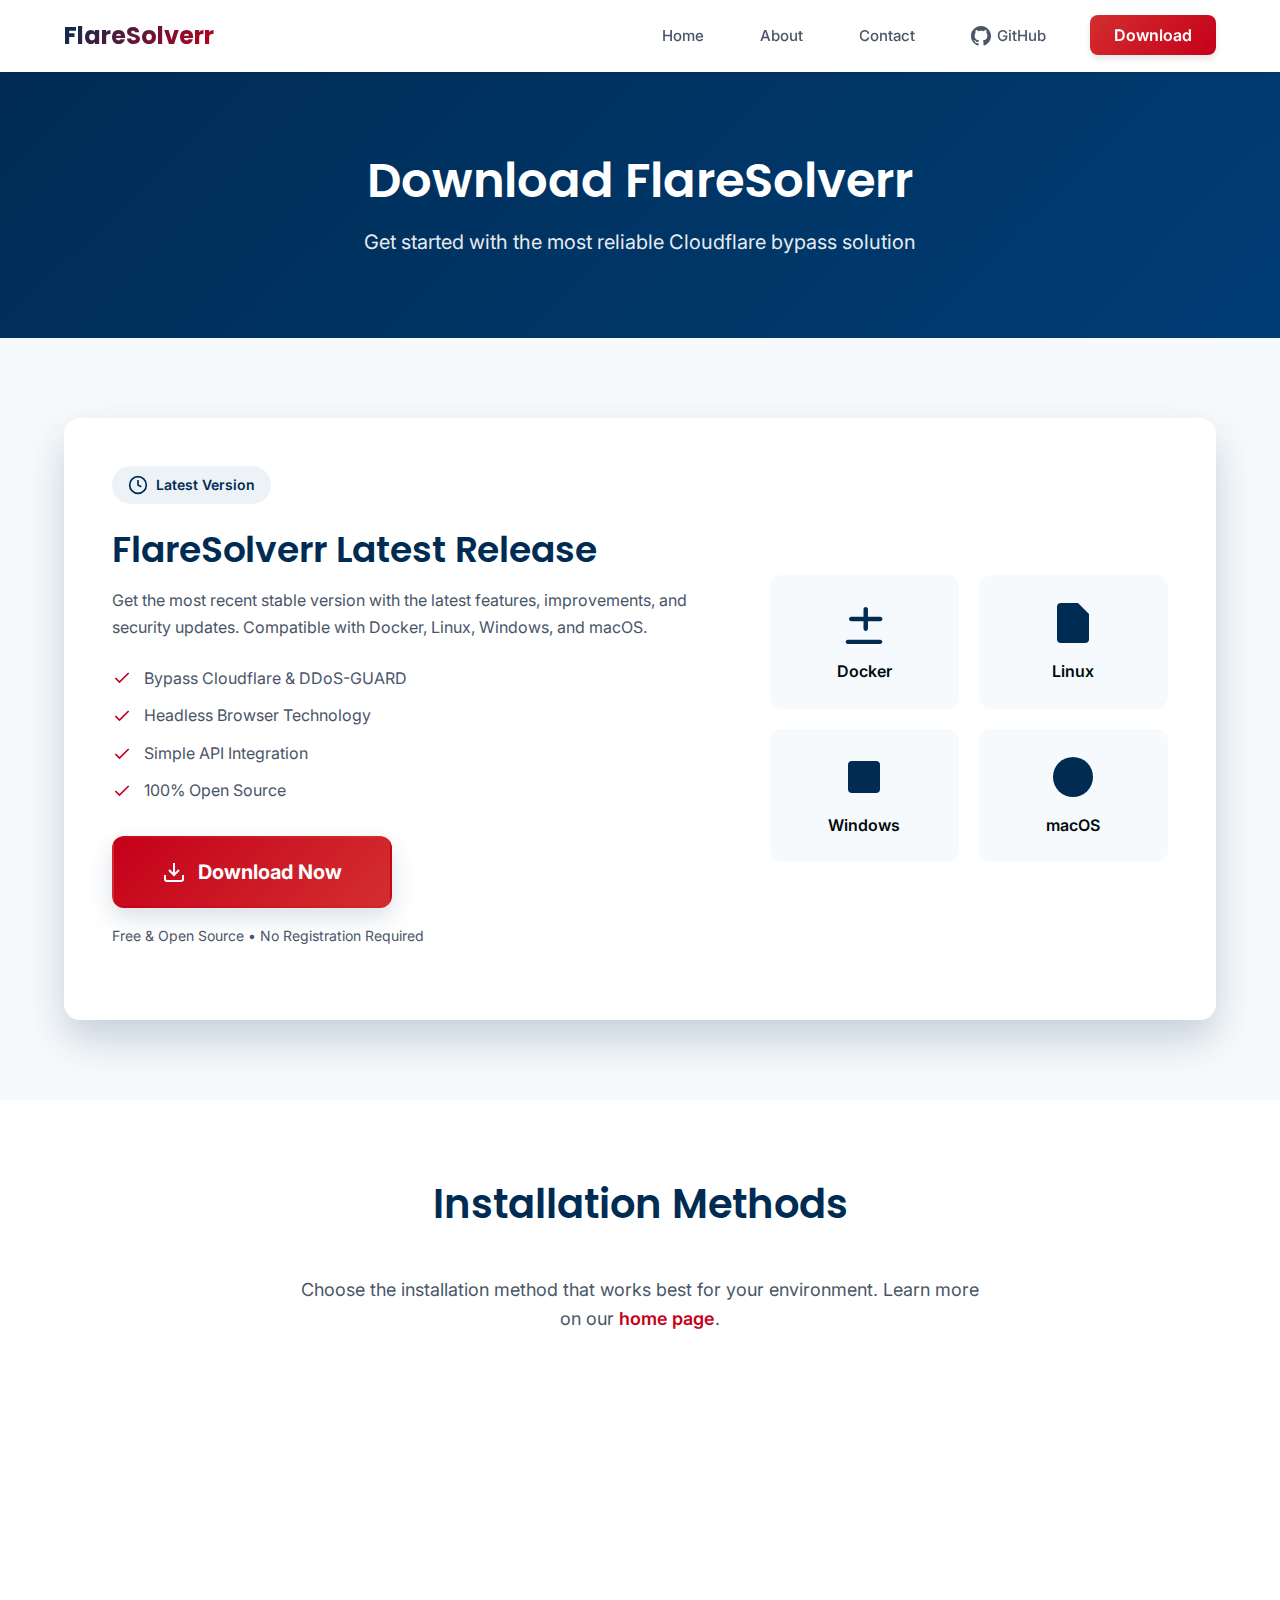
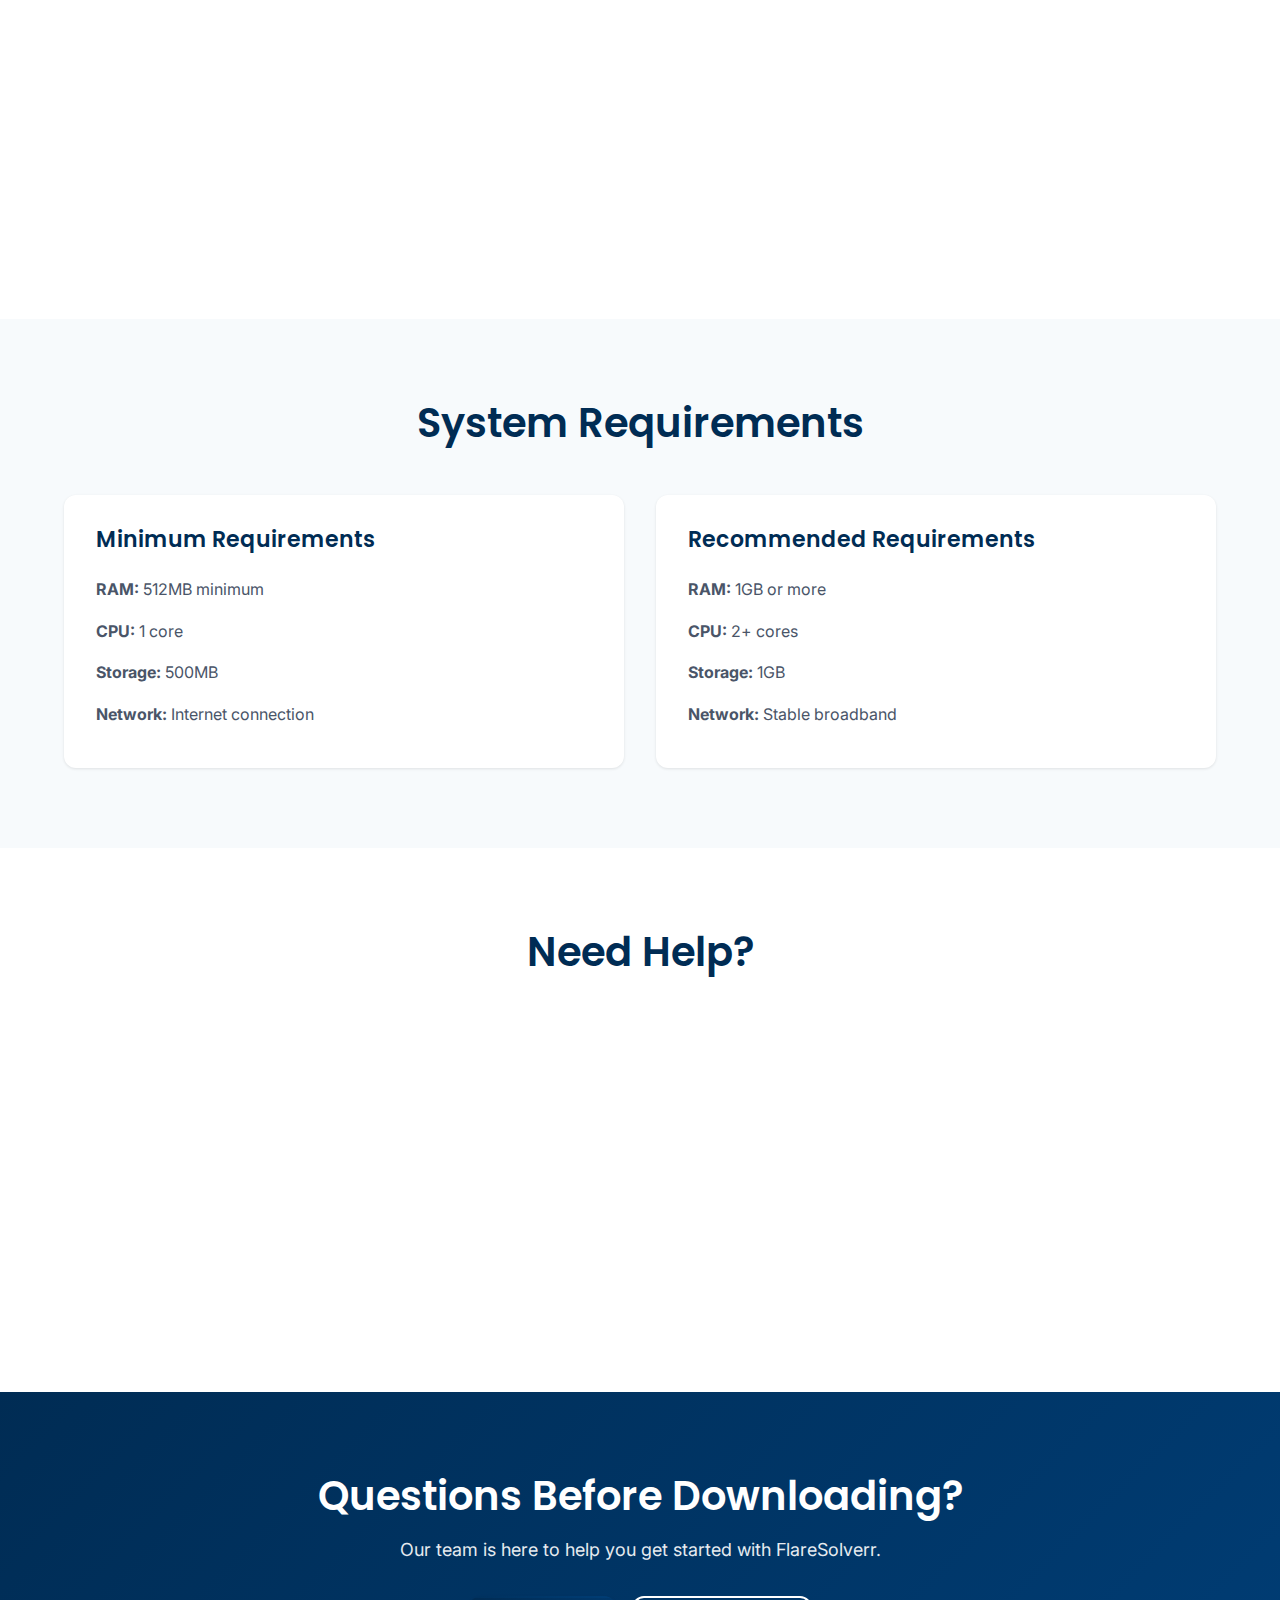
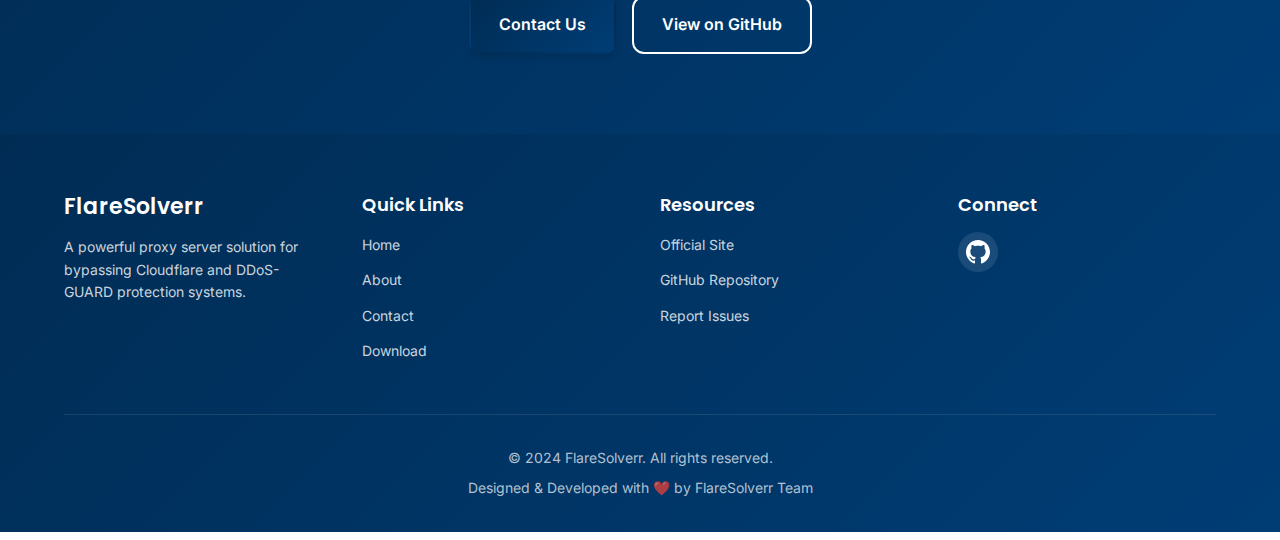
<file: download.html>
<!DOCTYPE html>
<html lang="en">
<head>
    <meta charset="UTF-8">
    <meta name="viewport" content="width=device-width, initial-scale=1.0">
    <meta name="description" content="Download FlareSolverr - Get the latest version and start bypassing Cloudflare protection. Available for Docker, Linux, Windows, and macOS.">
    <title>Download FlareSolverr - Get Started Today</title>
    <link rel="stylesheet" href="style.css">
    <link rel="preconnect" href="https://fonts.googleapis.com">
    <link rel="preconnect" href="https://fonts.gstatic.com" crossorigin>
    <link href="https://fonts.googleapis.com/css2?family=Inter:wght@300;400;500;600;700&family=Poppins:wght@400;500;600;700&display=swap" rel="stylesheet">
</head>
<body>
    <!-- Navigation -->
    <nav class="navbar">
        <div class="container">
            <div class="nav-wrapper">
                <a href="index.html" class="logo">
                    <span class="logo-text">FlareSolverr</span>
                </a>
                <button class="mobile-toggle" id="mobileToggle" aria-label="Toggle navigation">
                    <span></span>
                    <span></span>
                    <span></span>
                </button>
                <ul class="nav-menu" id="navMenu">
                    <li><a href="index.html" class="nav-link">Home</a></li>
                    <li><a href="about.html" class="nav-link">About</a></li>
                    <li><a href="contact.html" class="nav-link">Contact</a></li>
                    <li><a href="https://github.com/flare-solverr/FlareSolverr" class="nav-link" target="_blank" rel="noopener">
                        <svg width="20" height="20" viewBox="0 0 24 24" fill="currentColor">
                            <path d="M12 0c-6.626 0-12 5.373-12 12 0 5.302 3.438 9.8 8.207 11.387.599.111.793-.261.793-.577v-2.234c-3.338.726-4.033-1.416-4.033-1.416-.546-1.387-1.333-1.756-1.333-1.756-1.089-.745.083-.729.083-.729 1.205.084 1.839 1.237 1.839 1.237 1.07 1.834 2.807 1.304 3.492.997.107-.775.418-1.305.762-1.604-2.665-.305-5.467-1.334-5.467-5.931 0-1.311.469-2.381 1.236-3.221-.124-.303-.535-1.524.117-3.176 0 0 1.008-.322 3.301 1.23.957-.266 1.983-.399 3.003-.404 1.02.005 2.047.138 3.006.404 2.291-1.552 3.297-1.23 3.297-1.23.653 1.653.242 2.874.118 3.176.77.84 1.235 1.911 1.235 3.221 0 4.609-2.807 5.624-5.479 5.921.43.372.823 1.102.823 2.222v3.293c0 .319.192.694.801.576 4.765-1.589 8.199-6.086 8.199-11.386 0-6.627-5.373-12-12-12z"/>
                        </svg>
                        GitHub
                    </a></li>
                    <li><a href="download.html" class="btn-download active">Download</a></li>
                </ul>
            </div>
        </div>
    </nav>

    <!-- Page Header -->
    <section class="page-header">
        <div class="container">
            <h1 class="page-title">Download FlareSolverr</h1>
            <p class="page-subtitle">Get started with the most reliable Cloudflare bypass solution</p>
        </div>
    </section>

    <!-- Download Hero Section -->
    <section class="download-hero">
        <div class="container">
            <div class="download-card-main">
                <div class="download-info">
                    <div class="version-badge">
                        <svg width="20" height="20" viewBox="0 0 24 24" fill="none" stroke="currentColor" stroke-width="2">
                            <circle cx="12" cy="12" r="10"/>
                            <polyline points="12 6 12 12 16 14"/>
                        </svg>
                        Latest Version
                    </div>
                    <h2>FlareSolverr Latest Release</h2>
                    <p>Get the most recent stable version with the latest features, improvements, and security updates. Compatible with Docker, Linux, Windows, and macOS.</p>
                    
                    <div class="features-list">
                        <div class="feature-item">
                            <svg width="20" height="20" viewBox="0 0 24 24" fill="none" stroke="currentColor" stroke-width="2">
                                <polyline points="20 6 9 17 4 12"/>
                            </svg>
                            <span>Bypass Cloudflare & DDoS-GUARD</span>
                        </div>
                        <div class="feature-item">
                            <svg width="20" height="20" viewBox="0 0 24 24" fill="none" stroke="currentColor" stroke-width="2">
                                <polyline points="20 6 9 17 4 12"/>
                            </svg>
                            <span>Headless Browser Technology</span>
                        </div>
                        <div class="feature-item">
                            <svg width="20" height="20" viewBox="0 0 24 24" fill="none" stroke="currentColor" stroke-width="2">
                                <polyline points="20 6 9 17 4 12"/>
                            </svg>
                            <span>Simple API Integration</span>
                        </div>
                        <div class="feature-item">
                            <svg width="20" height="20" viewBox="0 0 24 24" fill="none" stroke="currentColor" stroke-width="2">
                                <polyline points="20 6 9 17 4 12"/>
                            </svg>
                            <span>100% Open Source</span>
                        </div>
                    </div>

                    <a href="https://flaresolverr.com/download/" class="btn btn-download-large" target="_blank" rel="noopener">
                        <svg width="24" height="24" viewBox="0 0 24 24" fill="none" stroke="currentColor" stroke-width="2">
                            <path d="M21 15v4a2 2 0 0 1-2 2H5a2 2 0 0 1-2-2v-4"/>
                            <polyline points="7 10 12 15 17 10"/>
                            <line x1="12" y1="15" x2="12" y2="3"/>
                        </svg>
                        Download Now
                    </a>
                    <p class="download-note">Free & Open Source • No Registration Required</p>
                </div>
                <div class="download-visual">
                    <div class="download-platforms">
                        <div class="platform-item">
                            <svg width="48" height="48" viewBox="0 0 24 24" fill="currentColor">
                                <path d="M13.983 11.078h6.119c.614 0 1.118-.484 1.118-1.078 0-.594-.504-1.078-1.118-1.078h-6.119V5.078c0-.594-.504-1.078-1.118-1.078-.614 0-1.118.484-1.118 1.078v3.844H5.628c-.614 0-1.118.484-1.118 1.078 0 .594.504 1.078 1.118 1.078h6.119v3.844c0 .594.504 1.078 1.118 1.078.614 0 1.118-.484 1.118-1.078v-3.844zM2.827 21.427c0 .594.504 1.078 1.118 1.078h16.11c.614 0 1.118-.484 1.118-1.078 0-.594-.504-1.078-1.118-1.078H3.945c-.614 0-1.118.484-1.118 1.078z"/>
                            </svg>
                            <span>Docker</span>
                        </div>
                        <div class="platform-item">
                            <svg width="48" height="48" viewBox="0 0 24 24" fill="currentColor">
                                <path d="M14.5 2H6a2 2 0 0 0-2 2v16a2 2 0 0 0 2 2h12a2 2 0 0 0 2-2V7.5L14.5 2z"/>
                            </svg>
                            <span>Linux</span>
                        </div>
                        <div class="platform-item">
                            <svg width="48" height="48" viewBox="0 0 24 24" fill="currentColor">
                                <rect x="4" y="4" width="16" height="16" rx="2"/>
                            </svg>
                            <span>Windows</span>
                        </div>
                        <div class="platform-item">
                            <svg width="48" height="48" viewBox="0 0 24 24" fill="currentColor">
                                <circle cx="12" cy="12" r="10"/>
                            </svg>
                            <span>macOS</span>
                        </div>
                    </div>
                </div>
            </div>
        </div>
    </section>

    <!-- Installation Methods -->
    <section class="installation-methods">
        <div class="container">
            <h2 class="section-title">Installation Methods</h2>
            <p class="section-description">Choose the installation method that works best for your environment. Learn more on our <a href="index.html" class="inline-link">home page</a>.</p>
            
            <div class="methods-grid">
                <div class="method-card">
                    <div class="method-header">
                        <h3>Docker</h3>
                        <span class="badge recommended">Recommended</span>
                    </div>
                    <p>The easiest and most reliable way to run FlareSolverr. Perfect for all users, especially those new to the project.</p>
                    <div class="code-block">
                        <pre><code>docker pull ghcr.io/flaresolverr/flaresolverr:latest
docker run -d --name=flaresolverr -p 8191:8191 \
  ghcr.io/flaresolverr/flaresolverr:latest</code></pre>
                    </div>
                    <a href="https://flaresolverr.com/download/" class="method-link" target="_blank" rel="noopener">View Docker Guide →</a>
                </div>

                <div class="method-card">
                    <div class="method-header">
                        <h3>Docker Compose</h3>
                        <span class="badge">Production</span>
                    </div>
                    <p>Ideal for production deployments and multi-container setups. Easy to manage and configure.</p>
                    <div class="code-block">
                        <pre><code>version: '3'
services:
  flaresolverr:
    image: ghcr.io/flaresolverr/flaresolverr:latest
    container_name: flaresolverr
    ports:
      - "8191:8191"
    restart: unless-stopped</code></pre>
                    </div>
                    <a href="https://flaresolverr.com/download/" class="method-link" target="_blank" rel="noopener">View Compose Guide →</a>
                </div>

                <div class="method-card">
                    <div class="method-header">
                        <h3>Python/pip</h3>
                        <span class="badge">Advanced</span>
                    </div>
                    <p>Install directly via Python for maximum control and customization options.</p>
                    <div class="code-block">
                        <pre><code>git clone https://github.com/flare-solverr/FlareSolverr.git
cd FlareSolverr
pip install -r requirements.txt
python src/flaresolverr.py</code></pre>
                    </div>
                    <a href="https://flaresolverr.com/download/" class="method-link" target="_blank" rel="noopener">View Python Guide →</a>
                </div>
            </div>
        </div>
    </section>

    <!-- System Requirements -->
    <section class="requirements">
        <div class="container">
            <h2 class="section-title">System Requirements</h2>
            <div class="requirements-grid">
                <div class="requirement-card">
                    <h4>Minimum Requirements</h4>
                    <ul>
                        <li><strong>RAM:</strong> 512MB minimum</li>
                        <li><strong>CPU:</strong> 1 core</li>
                        <li><strong>Storage:</strong> 500MB</li>
                        <li><strong>Network:</strong> Internet connection</li>
                    </ul>
                </div>
                <div class="requirement-card">
                    <h4>Recommended Requirements</h4>
                    <ul>
                        <li><strong>RAM:</strong> 1GB or more</li>
                        <li><strong>CPU:</strong> 2+ cores</li>
                        <li><strong>Storage:</strong> 1GB</li>
                        <li><strong>Network:</strong> Stable broadband</li>
                    </ul>
                </div>
            </div>
        </div>
    </section>

    <!-- Support Section -->
    <section class="support-section">
        <div class="container">
            <h2 class="section-title">Need Help?</h2>
            <div class="support-grid">
                <div class="support-card">
                    <div class="support-icon">📖</div>
                    <h3>Documentation</h3>
                    <p>Comprehensive guides and tutorials to help you get started.</p>
                    <a href="https://flaresolverr.com/" target="_blank" rel="noopener" class="support-link">Read Docs →</a>
                </div>
                <div class="support-card">
                    <div class="support-icon">💬</div>
                    <h3>Community</h3>
                    <p>Join our community for discussions and support.</p>
                    <a href="https://github.com/flare-solverr/FlareSolverr/discussions" target="_blank" rel="noopener" class="support-link">Join Discussion →</a>
                </div>
                <div class="support-card">
                    <div class="support-icon">🐛</div>
                    <h3>Report Issues</h3>
                    <p>Found a bug? Let us know on GitHub.</p>
                    <a href="https://github.com/flare-solverr/FlareSolverr/issues" target="_blank" rel="noopener" class="support-link">Report Bug →</a>
                </div>
            </div>
        </div>
    </section>

    <!-- CTA Section -->
    <section class="cta">
        <div class="container">
            <div class="cta-content">
                <h2>Questions Before Downloading?</h2>
                <p>Our team is here to help you get started with FlareSolverr.</p>
                <div class="cta-buttons">
                    <a href="contact.html" class="btn btn-primary">Contact Us</a>
                    <a href="https://github.com/flare-solverr/FlareSolverr" class="btn btn-outline" target="_blank" rel="noopener">View on GitHub</a>
                </div>
            </div>
        </div>
    </section>

    <!-- Footer -->
    <footer class="footer">
        <div class="container">
            <div class="footer-content">
                <div class="footer-section">
                    <h3>FlareSolverr</h3>
                    <p>A powerful proxy server solution for bypassing Cloudflare and DDoS-GUARD protection systems.</p>
                </div>
                <div class="footer-section">
                    <h4>Quick Links</h4>
                    <ul class="footer-links">
                        <li><a href="index.html">Home</a></li>
                        <li><a href="about.html">About</a></li>
                        <li><a href="contact.html">Contact</a></li>
                        <li><a href="download.html">Download</a></li>
                    </ul>
                </div>
                <div class="footer-section">
                    <h4>Resources</h4>
                    <ul class="footer-links">
                        <li><a href="https://flaresolverr.com/" target="_blank" rel="noopener">Official Site</a></li>
                        <li><a href="https://github.com/flare-solverr/FlareSolverr" target="_blank" rel="noopener">GitHub Repository</a></li>
                        <li><a href="https://github.com/flare-solverr/FlareSolverr/issues" target="_blank" rel="noopener">Report Issues</a></li>
                    </ul>
                </div>
                <div class="footer-section">
                    <h4>Connect</h4>
                    <div class="social-links">
                        <a href="https://github.com/flare-solverr/FlareSolverr" target="_blank" rel="noopener" aria-label="GitHub">
                            <svg width="24" height="24" viewBox="0 0 24 24" fill="currentColor">
                                <path d="M12 0c-6.626 0-12 5.373-12 12 0 5.302 3.438 9.8 8.207 11.387.599.111.793-.261.793-.577v-2.234c-3.338.726-4.033-1.416-4.033-1.416-.546-1.387-1.333-1.756-1.333-1.756-1.089-.745.083-.729.083-.729 1.205.084 1.839 1.237 1.839 1.237 1.07 1.834 2.807 1.304 3.492.997.107-.775.418-1.305.762-1.604-2.665-.305-5.467-1.334-5.467-5.931 0-1.311.469-2.381 1.236-3.221-.124-.303-.535-1.524.117-3.176 0 0 1.008-.322 3.301 1.23.957-.266 1.983-.399 3.003-.404 1.02.005 2.047.138 3.006.404 2.291-1.552 3.297-1.23 3.297-1.23.653 1.653.242 2.874.118 3.176.77.84 1.235 1.911 1.235 3.221 0 4.609-2.807 5.624-5.479 5.921.43.372.823 1.102.823 2.222v3.293c0 .319.192.694.801.576 4.765-1.589 8.199-6.086 8.199-11.386 0-6.627-5.373-12-12-12z"/>
                            </svg>
                        </a>
                    </div>
                </div>
            </div>
            <div class="footer-bottom">
                <p>&copy; 2024 FlareSolverr. All rights reserved.</p>
                <p>Designed & Developed with ❤️ by FlareSolverr Team</p>
            </div>
        </div>
    </footer>

    <script src="script.js"></script>
</body>
</html>
</file>
<file: style.css>
/* ====================================
   CSS Variables & Reset
   ==================================== */
:root {
    --primary-color: #002C54;
    --secondary-color: #FFFFFF;
    --accent-color: #C5001A;
    --text-dark: #000B0F;
    --text-light: #4A5568;
    --background-light: #F7FAFC;
    --background-lighter: #EDF2F7;
    --border-color: #E2E8F0;
    --shadow-sm: 0 1px 3px rgba(0, 0, 0, 0.1);
    --shadow-md: 0 4px 6px rgba(0, 0, 0, 0.1);
    --shadow-lg: 0 10px 25px rgba(0, 44, 84, 0.15);
    --shadow-xl: 0 20px 40px rgba(0, 44, 84, 0.2);
    --transition: all 0.3s cubic-bezier(0.4, 0, 0.2, 1);
    --border-radius: 12px;
    --border-radius-lg: 16px;
}

* {
    margin: 0;
    padding: 0;
    box-sizing: border-box;
}

html {
    scroll-behavior: smooth;
}

body {
    font-family: 'Inter', -apple-system, BlinkMacSystemFont, 'Segoe UI', 'Roboto', sans-serif;
    line-height: 1.6;
    color: var(--text-dark);
    background-color: var(--secondary-color);
    overflow-x: hidden;
}

.container {
    max-width: 1200px;
    margin: 0 auto;
    padding: 0 24px;
}

h1, h2, h3, h4, h5, h6 {
    font-family: 'Poppins', sans-serif;
    font-weight: 600;
    line-height: 1.2;
    color: var(--primary-color);
}

a {
    text-decoration: none;
    color: inherit;
    transition: var(--transition);
}

img {
    max-width: 100%;
    height: auto;
    display: block;
}

/* ====================================
   Navigation Bar
   ==================================== */
.navbar {
    background-color: var(--secondary-color);
    box-shadow: var(--shadow-sm);
    position: sticky;
    top: 0;
    z-index: 1000;
    padding: 16px 0;
}

.nav-wrapper {
    display: flex;
    justify-content: space-between;
    align-items: center;
}

.logo {
    font-family: 'Poppins', sans-serif;
    font-size: 24px;
    font-weight: 700;
    color: var(--primary-color);
    display: flex;
    align-items: center;
    gap: 8px;
}

.logo-text {
    background: linear-gradient(135deg, var(--primary-color) 0%, var(--accent-color) 100%);
    -webkit-background-clip: text;
    -webkit-text-fill-color: transparent;
    background-clip: text;
}

.nav-menu {
    display: flex;
    list-style: none;
    align-items: center;
    gap: 32px;
}

.nav-link {
    color: var(--text-light);
    font-weight: 500;
    font-size: 15px;
    padding: 8px 12px;
    border-radius: 8px;
    transition: var(--transition);
    display: flex;
    align-items: center;
    gap: 6px;
}

.nav-link:hover {
    color: var(--primary-color);
    background-color: var(--background-lighter);
}

.nav-link.active {
    color: var(--primary-color);
    background-color: var(--background-lighter);
}

.btn-download {
    background: linear-gradient(135deg, var(--accent-color) 0%, #d32f2f 100%);
    color: var(--secondary-color);
    padding: 10px 24px;
    border-radius: 8px;
    font-weight: 600;
    box-shadow: var(--shadow-md);
    transition: var(--transition);
}

.btn-download:hover {
    transform: translateY(-2px);
    box-shadow: var(--shadow-lg);
}

.btn-download.active {
    background: linear-gradient(135deg, #d32f2f 0%, var(--accent-color) 100%);
}

.mobile-toggle {
    display: none;
    flex-direction: column;
    background: transparent;
    border: none;
    cursor: pointer;
    padding: 8px;
}

.mobile-toggle span {
    width: 25px;
    height: 3px;
    background-color: var(--primary-color);
    margin: 3px 0;
    transition: var(--transition);
    border-radius: 3px;
}

/* ====================================
   Hero Section
   ==================================== */
.hero {
    background: linear-gradient(135deg, var(--background-light) 0%, var(--secondary-color) 100%);
    padding: 80px 0 100px;
    position: relative;
    overflow: hidden;
}

.hero::before {
    content: '';
    position: absolute;
    top: 0;
    right: 0;
    width: 50%;
    height: 100%;
    background: linear-gradient(135deg, transparent 0%, rgba(0, 44, 84, 0.03) 100%);
    z-index: 0;
}

.hero-content {
    display: grid;
    grid-template-columns: 1fr 1fr;
    gap: 60px;
    align-items: center;
    position: relative;
    z-index: 1;
}

.hero-title {
    font-size: 48px;
    margin-bottom: 24px;
    line-height: 1.2;
}

.highlight {
    color: var(--accent-color);
}

.hero-description {
    font-size: 18px;
    color: var(--text-light);
    margin-bottom: 32px;
    line-height: 1.7;
}

.hero-buttons {
    display: flex;
    gap: 16px;
    flex-wrap: wrap;
}

.btn {
    display: inline-flex;
    align-items: center;
    gap: 8px;
    padding: 14px 28px;
    border-radius: var(--border-radius);
    font-weight: 600;
    font-size: 16px;
    transition: var(--transition);
    cursor: pointer;
    border: 2px solid transparent;
}

.btn-primary {
    background: linear-gradient(135deg, var(--primary-color) 0%, #003d75 100%);
    color: var(--secondary-color);
    box-shadow: var(--shadow-md);
}

.btn-primary:hover {
    transform: translateY(-3px);
    box-shadow: var(--shadow-lg);
}

.btn-secondary {
    background-color: var(--secondary-color);
    color: var(--primary-color);
    border: 2px solid var(--primary-color);
}

.btn-secondary:hover {
    background-color: var(--primary-color);
    color: var(--secondary-color);
}

.btn-outline {
    background-color: transparent;
    color: var(--secondary-color);
    border: 2px solid var(--secondary-color);
}

.btn-outline:hover {
    background-color: var(--secondary-color);
    color: var(--primary-color);
}

.hero-card {
    background: var(--secondary-color);
    border-radius: var(--border-radius-lg);
    box-shadow: var(--shadow-xl);
    overflow: hidden;
    transition: var(--transition);
}

.hero-card:hover {
    transform: translateY(-8px);
    box-shadow: 0 25px 50px rgba(0, 44, 84, 0.25);
}

.code-snippet {
    background: var(--text-dark);
    color: #E2E8F0;
}

.code-header {
    padding: 12px 16px;
    background: #1a1a1a;
    display: flex;
    gap: 8px;
}

.dot {
    width: 12px;
    height: 12px;
    border-radius: 50%;
}

.dot.red { background: #ff5f56; }
.dot.yellow { background: #ffbd2e; }
.dot.green { background: #27c93f; }

.code-snippet pre {
    padding: 24px;
    overflow-x: auto;
    font-family: 'Courier New', monospace;
    font-size: 14px;
    line-height: 1.6;
}

.code-snippet .comment { color: #6B7280; }
.code-snippet .command { color: #60A5FA; }
.code-snippet .number { color: #F59E0B; }

/* ====================================
   Sections
   ==================================== */
.section-title {
    font-size: 40px;
    text-align: center;
    margin-bottom: 48px;
    color: var(--primary-color);
}

.section-description {
    text-align: center;
    font-size: 18px;
    color: var(--text-light);
    max-width: 700px;
    margin: 0 auto 48px;
}

/* Features Section */
.features {
    padding: 80px 0;
    background-color: var(--secondary-color);
}

.features-grid {
    display: grid;
    grid-template-columns: repeat(auto-fit, minmax(260px, 1fr));
    gap: 32px;
}

.feature-card {
    background: var(--background-light);
    padding: 32px;
    border-radius: var(--border-radius-lg);
    text-align: center;
    transition: var(--transition);
    border: 2px solid transparent;
}

.feature-card:hover {
    transform: translateY(-8px);
    box-shadow: var(--shadow-lg);
    border-color: var(--accent-color);
}

.feature-icon {
    font-size: 48px;
    margin-bottom: 16px;
}

.feature-card h3 {
    font-size: 22px;
    margin-bottom: 12px;
    color: var(--primary-color);
}

.feature-card p {
    color: var(--text-light);
    line-height: 1.6;
}

/* Installation Section */
.installation {
    padding: 80px 0;
    background: linear-gradient(135deg, var(--background-light) 0%, var(--background-lighter) 100%);
}

.installation-content {
    display: grid;
    grid-template-columns: 1fr 1fr;
    gap: 60px;
    align-items: start;
}

.installation-text h3 {
    font-size: 28px;
    margin-bottom: 16px;
}

.installation-text h4 {
    font-size: 20px;
    margin: 24px 0 12px;
    color: var(--accent-color);
}

.installation-text p {
    color: var(--text-light);
    margin-bottom: 16px;
    line-height: 1.7;
}

.inline-link {
    color: var(--accent-color);
    font-weight: 600;
    border-bottom: 2px solid transparent;
    transition: var(--transition);
}

.inline-link:hover {
    border-bottom-color: var(--accent-color);
}

.install-list {
    list-style: none;
    margin: 16px 0;
}

.install-list li {
    padding: 12px 0;
    padding-left: 28px;
    position: relative;
    color: var(--text-light);
}

.install-list li::before {
    content: '→';
    position: absolute;
    left: 0;
    color: var(--accent-color);
    font-weight: bold;
}

.note-box {
    background: var(--secondary-color);
    padding: 16px 20px;
    border-left: 4px solid var(--accent-color);
    border-radius: 8px;
    margin-top: 24px;
    color: var(--text-light);
}

.installation-steps {
    display: flex;
    flex-direction: column;
    gap: 24px;
}

.step {
    display: flex;
    gap: 20px;
    align-items: start;
}

.step-number {
    width: 48px;
    height: 48px;
    background: linear-gradient(135deg, var(--accent-color) 0%, #d32f2f 100%);
    color: var(--secondary-color);
    border-radius: 50%;
    display: flex;
    align-items: center;
    justify-content: center;
    font-weight: 700;
    font-size: 20px;
    flex-shrink: 0;
}

.step-content h4 {
    font-size: 20px;
    margin-bottom: 8px;
}

.step-content p {
    color: var(--text-light);
}

/* Use Cases Section */
.use-cases {
    padding: 80px 0;
    background-color: var(--secondary-color);
}

.use-cases-grid {
    display: grid;
    grid-template-columns: repeat(auto-fit, minmax(260px, 1fr));
    gap: 32px;
}

.use-case {
    background: var(--background-light);
    padding: 32px;
    border-radius: var(--border-radius-lg);
    border-left: 4px solid var(--accent-color);
    transition: var(--transition);
}

.use-case:hover {
    transform: translateX(8px);
    box-shadow: var(--shadow-md);
}

.use-case h3 {
    font-size: 22px;
    margin-bottom: 12px;
    color: var(--primary-color);
}

.use-case p {
    color: var(--text-light);
}

/* CTA Section */
.cta {
    padding: 80px 0;
    background: linear-gradient(135deg, var(--primary-color) 0%, #003d75 100%);
    color: var(--secondary-color);
    text-align: center;
}

.cta-content h2 {
    font-size: 40px;
    color: var(--secondary-color);
    margin-bottom: 16px;
}

.cta-content p {
    font-size: 18px;
    margin-bottom: 32px;
    opacity: 0.9;
}

.cta-buttons {
    display: flex;
    gap: 16px;
    justify-content: center;
    flex-wrap: wrap;
}

/* ====================================
   Page Header
   ==================================== */
.page-header {
    background: linear-gradient(135deg, var(--primary-color) 0%, #003d75 100%);
    color: var(--secondary-color);
    padding: 80px 0;
    text-align: center;
}

.page-title {
    font-size: 48px;
    color: var(--secondary-color);
    margin-bottom: 16px;
}

.page-subtitle {
    font-size: 20px;
    opacity: 0.9;
}

/* ====================================
   About Page
   ==================================== */
.about-section {
    padding: 80px 0;
    background-color: var(--secondary-color);
}

.about-content {
    display: grid;
    grid-template-columns: 1.5fr 1fr;
    gap: 60px;
    align-items: start;
}

.about-text h2 {
    font-size: 32px;
    margin-bottom: 20px;
}

.about-text p {
    color: var(--text-light);
    margin-bottom: 20px;
    line-height: 1.7;
    font-size: 16px;
}

.stats-card {
    background: linear-gradient(135deg, var(--primary-color) 0%, #003d75 100%);
    padding: 40px;
    border-radius: var(--border-radius-lg);
    box-shadow: var(--shadow-lg);
    display: grid;
    grid-template-columns: repeat(2, 1fr);
    gap: 32px;
    color: var(--secondary-color);
}

.stat-item {
    text-align: center;
}

.stat-number {
    font-size: 36px;
    font-weight: 700;
    margin-bottom: 8px;
}

.stat-label {
    font-size: 14px;
    opacity: 0.9;
}

.mission-section {
    padding: 80px 0;
    background: var(--background-light);
}

.mission-grid {
    display: grid;
    grid-template-columns: repeat(auto-fit, minmax(300px, 1fr));
    gap: 40px;
}

.mission-card {
    background: var(--secondary-color);
    padding: 40px;
    border-radius: var(--border-radius-lg);
    box-shadow: var(--shadow-md);
    transition: var(--transition);
}

.mission-card:hover {
    transform: translateY(-8px);
    box-shadow: var(--shadow-lg);
}

.mission-icon {
    font-size: 48px;
    margin-bottom: 16px;
}

.mission-card h3 {
    font-size: 26px;
    margin-bottom: 16px;
}

.mission-card p {
    color: var(--text-light);
    line-height: 1.7;
    margin-bottom: 16px;
}

.values-section {
    padding: 80px 0;
    background-color: var(--secondary-color);
}

.values-grid {
    display: grid;
    grid-template-columns: repeat(auto-fit, minmax(280px, 1fr));
    gap: 32px;
}

.value-card {
    background: var(--background-light);
    padding: 32px;
    border-radius: var(--border-radius);
    text-align: center;
    transition: var(--transition);
    border: 2px solid transparent;
}

.value-card:hover {
    border-color: var(--accent-color);
    transform: scale(1.05);
}

.value-icon {
    font-size: 40px;
    margin-bottom: 16px;
}

.value-card h3 {
    font-size: 20px;
    margin-bottom: 12px;
}

.value-card p {
    color: var(--text-light);
    font-size: 14px;
}

.team-section {
    padding: 80px 0;
    background: var(--background-light);
}

.team-description {
    text-align: center;
    max-width: 800px;
    margin: 0 auto 48px;
    color: var(--text-light);
    font-size: 17px;
    line-height: 1.7;
}

.team-highlights {
    display: grid;
    grid-template-columns: repeat(auto-fit, minmax(280px, 1fr));
    gap: 32px;
}

.highlight-item {
    background: var(--secondary-color);
    padding: 32px;
    border-radius: var(--border-radius);
    box-shadow: var(--shadow-sm);
}

.highlight-item h4 {
    font-size: 20px;
    margin-bottom: 12px;
    color: var(--accent-color);
}

.highlight-item p {
    color: var(--text-light);
    line-height: 1.6;
}

/* ====================================
   Contact Page
   ==================================== */
.contact-section {
    padding: 80px 0;
    background-color: var(--secondary-color);
}

.contact-intro {
    text-align: center;
    max-width: 800px;
    margin: 0 auto 60px;
}

.contact-intro h2 {
    font-size: 32px;
    margin-bottom: 20px;
}

.contact-intro p {
    color: var(--text-light);
    font-size: 17px;
    line-height: 1.7;
    margin-bottom: 16px;
}

.contact-form-wrapper {
    max-width: 600px;
    margin: 0 auto 60px;
}

.form-card {
    background: var(--background-light);
    padding: 48px;
    border-radius: var(--border-radius-lg);
    box-shadow: var(--shadow-lg);
    text-align: center;
}

.form-icon {
    color: var(--primary-color);
    margin-bottom: 24px;
}

.form-card h3 {
    font-size: 28px;
    margin-bottom: 12px;
}

.form-description {
    color: var(--text-light);
    margin-bottom: 32px;
    font-size: 16px;
}

.btn-form {
    display: inline-flex;
    align-items: center;
    gap: 12px;
    background: linear-gradient(135deg, var(--accent-color) 0%, #d32f2f 100%);
    color: var(--secondary-color);
    padding: 16px 40px;
    border-radius: var(--border-radius);
    font-weight: 600;
    font-size: 18px;
    box-shadow: var(--shadow-md);
    transition: var(--transition);
}

.btn-form:hover {
    transform: translateY(-3px);
    box-shadow: var(--shadow-xl);
}

.contact-info-grid {
    display: grid;
    grid-template-columns: repeat(auto-fit, minmax(280px, 1fr));
    gap: 32px;
}

.info-card {
    background: var(--background-light);
    padding: 32px;
    border-radius: var(--border-radius);
    text-align: center;
    transition: var(--transition);
}

.info-card:hover {
    transform: translateY(-8px);
    box-shadow: var(--shadow-lg);
}

.info-icon {
    color: var(--primary-color);
    margin-bottom: 16px;
}

.info-card h4 {
    font-size: 22px;
    margin-bottom: 12px;
}

.info-card p {
    color: var(--text-light);
    margin-bottom: 16px;
    line-height: 1.6;
}

.info-link {
    color: var(--accent-color);
    font-weight: 600;
    transition: var(--transition);
}

.info-link:hover {
    text-decoration: underline;
}

.faq-section {
    padding: 80px 0;
    background: var(--background-light);
}

.faq-grid {
    display: grid;
    grid-template-columns: repeat(auto-fit, minmax(280px, 1fr));
    gap: 32px;
}

.faq-item {
    background: var(--secondary-color);
    padding: 24px;
    border-radius: var(--border-radius);
    box-shadow: var(--shadow-sm);
}

.faq-item h4 {
    font-size: 18px;
    margin-bottom: 12px;
    color: var(--primary-color);
}

.faq-item p {
    color: var(--text-light);
    line-height: 1.6;
}

/* ====================================
   Download Page
   ==================================== */
.download-hero {
    padding: 80px 0;
    background: var(--background-light);
}

.download-card-main {
    display: grid;
    grid-template-columns: 1.5fr 1fr;
    gap: 60px;
    background: var(--secondary-color);
    padding: 48px;
    border-radius: var(--border-radius-lg);
    box-shadow: var(--shadow-xl);
    align-items: center;
}

.version-badge {
    display: inline-flex;
    align-items: center;
    gap: 8px;
    background: var(--background-lighter);
    color: var(--primary-color);
    padding: 8px 16px;
    border-radius: 20px;
    font-size: 14px;
    font-weight: 600;
    margin-bottom: 24px;
}

.download-info h2 {
    font-size: 36px;
    margin-bottom: 16px;
}

.download-info p {
    color: var(--text-light);
    margin-bottom: 24px;
    line-height: 1.7;
}

.features-list {
    display: grid;
    gap: 12px;
    margin-bottom: 32px;
}

.feature-item {
    display: flex;
    align-items: center;
    gap: 12px;
    color: var(--text-light);
}

.feature-item svg {
    color: var(--accent-color);
    flex-shrink: 0;
}

.btn-download-large {
    display: inline-flex;
    align-items: center;
    gap: 12px;
    background: linear-gradient(135deg, var(--accent-color) 0%, #d32f2f 100%);
    color: var(--secondary-color);
    padding: 18px 48px;
    border-radius: var(--border-radius);
    font-weight: 700;
    font-size: 20px;
    box-shadow: var(--shadow-lg);
    transition: var(--transition);
}

.btn-download-large:hover {
    transform: translateY(-4px);
    box-shadow: var(--shadow-xl);
}

.download-note {
    margin-top: 16px;
    font-size: 14px;
    color: var(--text-light);
}

.download-platforms {
    display: grid;
    grid-template-columns: repeat(2, 1fr);
    gap: 20px;
}

.platform-item {
    display: flex;
    flex-direction: column;
    align-items: center;
    gap: 12px;
    padding: 24px;
    background: var(--background-light);
    border-radius: var(--border-radius);
    transition: var(--transition);
}

.platform-item:hover {
    transform: scale(1.05);
    box-shadow: var(--shadow-md);
}

.platform-item svg {
    color: var(--primary-color);
}

.platform-item span {
    font-weight: 600;
    color: var(--text-dark);
}

.installation-methods {
    padding: 80px 0;
    background: var(--secondary-color);
}

.methods-grid {
    display: grid;
    grid-template-columns: repeat(auto-fit, minmax(320px, 1fr));
    gap: 32px;
}

.method-card {
    background: var(--background-light);
    padding: 32px;
    border-radius: var(--border-radius-lg);
    box-shadow: var(--shadow-md);
    transition: var(--transition);
}

.method-card:hover {
    transform: translateY(-8px);
    box-shadow: var(--shadow-lg);
}

.method-header {
    display: flex;
    justify-content: space-between;
    align-items: center;
    margin-bottom: 16px;
}

.method-header h3 {
    font-size: 24px;
}

.badge {
    padding: 4px 12px;
    border-radius: 12px;
    font-size: 12px;
    font-weight: 600;
    background: var(--background-lighter);
    color: var(--primary-color);
}

.badge.recommended {
    background: var(--accent-color);
    color: var(--secondary-color);
}

.method-card p {
    color: var(--text-light);
    margin-bottom: 20px;
    line-height: 1.6;
}

.code-block {
    background: var(--text-dark);
    color: #E2E8F0;
    padding: 20px;
    border-radius: var(--border-radius);
    overflow-x: auto;
    margin-bottom: 20px;
}

.code-block pre {
    font-family: 'Courier New', monospace;
    font-size: 13px;
    line-height: 1.6;
}

.method-link {
    color: var(--accent-color);
    font-weight: 600;
    transition: var(--transition);
}

.method-link:hover {
    text-decoration: underline;
}

.requirements {
    padding: 80px 0;
    background: var(--background-light);
}

.requirements-grid {
    display: grid;
    grid-template-columns: repeat(auto-fit, minmax(320px, 1fr));
    gap: 32px;
}

.requirement-card {
    background: var(--secondary-color);
    padding: 32px;
    border-radius: var(--border-radius);
    box-shadow: var(--shadow-sm);
}

.requirement-card h4 {
    font-size: 22px;
    margin-bottom: 16px;
    color: var(--primary-color);
}

.requirement-card ul {
    list-style: none;
}

.requirement-card li {
    padding: 8px 0;
    color: var(--text-light);
}

.support-section {
    padding: 80px 0;
    background: var(--secondary-color);
}

.support-grid {
    display: grid;
    grid-template-columns: repeat(auto-fit, minmax(280px, 1fr));
    gap: 32px;
}

.support-card {
    background: var(--background-light);
    padding: 32px;
    border-radius: var(--border-radius);
    text-align: center;
    transition: var(--transition);
}

.support-card:hover {
    transform: translateY(-8px);
    box-shadow: var(--shadow-lg);
}

.support-icon {
    font-size: 48px;
    margin-bottom: 16px;
}

.support-card h3 {
    font-size: 22px;
    margin-bottom: 12px;
}

.support-card p {
    color: var(--text-light);
    margin-bottom: 16px;
}

.support-link {
    color: var(--accent-color);
    font-weight: 600;
    transition: var(--transition);
}

.support-link:hover {
    text-decoration: underline;
}

/* ====================================
   Footer
   ==================================== */
.footer {
    background: linear-gradient(135deg, var(--primary-color) 0%, #003d75 100%);
    color: var(--secondary-color);
    padding: 60px 0 24px;
}

.footer-content {
    display: grid;
    grid-template-columns: repeat(auto-fit, minmax(220px, 1fr));
    gap: 40px;
    margin-bottom: 40px;
}

.footer-section h3 {
    font-size: 22px;
    margin-bottom: 16px;
    color: var(--secondary-color);
}

.footer-section h4 {
    font-size: 18px;
    margin-bottom: 16px;
    color: var(--secondary-color);
}

.footer-section p {
    color: rgba(255, 255, 255, 0.8);
    line-height: 1.6;
    font-size: 14px;
}

.footer-links {
    list-style: none;
}

.footer-links li {
    margin-bottom: 10px;
}

.footer-links a {
    color: rgba(255, 255, 255, 0.8);
    font-size: 14px;
    transition: var(--transition);
}

.footer-links a:hover {
    color: var(--secondary-color);
    padding-left: 4px;
}

.social-links {
    display: flex;
    gap: 16px;
}

.social-links a {
    width: 40px;
    height: 40px;
    background: rgba(255, 255, 255, 0.1);
    border-radius: 50%;
    display: flex;
    align-items: center;
    justify-content: center;
    transition: var(--transition);
}

.social-links a:hover {
    background: var(--accent-color);
    transform: translateY(-4px);
}

.footer-bottom {
    text-align: center;
    padding-top: 24px;
    border-top: 1px solid rgba(255, 255, 255, 0.1);
}

.footer-bottom p {
    color: rgba(255, 255, 255, 0.7);
    font-size: 14px;
    margin: 8px 0;
}

/* ====================================
   Responsive Design
   ==================================== */
@media (max-width: 992px) {
    .hero-content,
    .installation-content,
    .about-content,
    .download-card-main {
        grid-template-columns: 1fr;
        gap: 40px;
    }

    .hero-title {
        font-size: 38px;
    }

    .section-title {
        font-size: 32px;
    }

    .page-title {
        font-size: 36px;
    }

    .stats-card {
        grid-template-columns: repeat(2, 1fr);
    }
}

@media (max-width: 768px) {
    .mobile-toggle {
        display: flex;
    }

    .nav-menu {
        position: fixed;
        left: -100%;
        top: 72px;
        flex-direction: column;
        background-color: var(--secondary-color);
        width: 100%;
        text-align: center;
        transition: var(--transition);
        box-shadow: var(--shadow-lg);
        padding: 24px 0;
        gap: 0;
    }

    .nav-menu.active {
        left: 0;
    }

    .nav-link {
        padding: 16px;
        width: 100%;
    }

    .hero {
        padding: 60px 0;
    }

    .hero-title {
        font-size: 32px;
    }

    .hero-description {
        font-size: 16px;
    }

    .hero-buttons {
        flex-direction: column;
    }

    .section-title {
        font-size: 28px;
    }

    .features-grid,
    .use-cases-grid,
    .values-grid,
    .team-highlights,
    .methods-grid,
    .requirements-grid,
    .support-grid {
        grid-template-columns: 1fr;
    }

    .stats-card {
        grid-template-columns: 1fr;
        gap: 24px;
    }

    .download-platforms {
        grid-template-columns: 1fr;
    }

    .cta-buttons {
        flex-direction: column;
        width: 100%;
    }

    .btn {
        width: 100%;
        justify-content: center;
    }

    .form-card {
        padding: 32px 24px;
    }
}

@media (max-width: 480px) {
    .container {
        padding: 0 16px;
    }

    .hero-title {
        font-size: 26px;
    }

    .section-title {
        font-size: 24px;
    }

    .page-title {
        font-size: 28px;
    }

    .feature-card,
    .mission-card,
    .value-card {
        padding: 24px;
    }

    .code-snippet pre {
        font-size: 12px;
        padding: 16px;
    }
}
</file>
